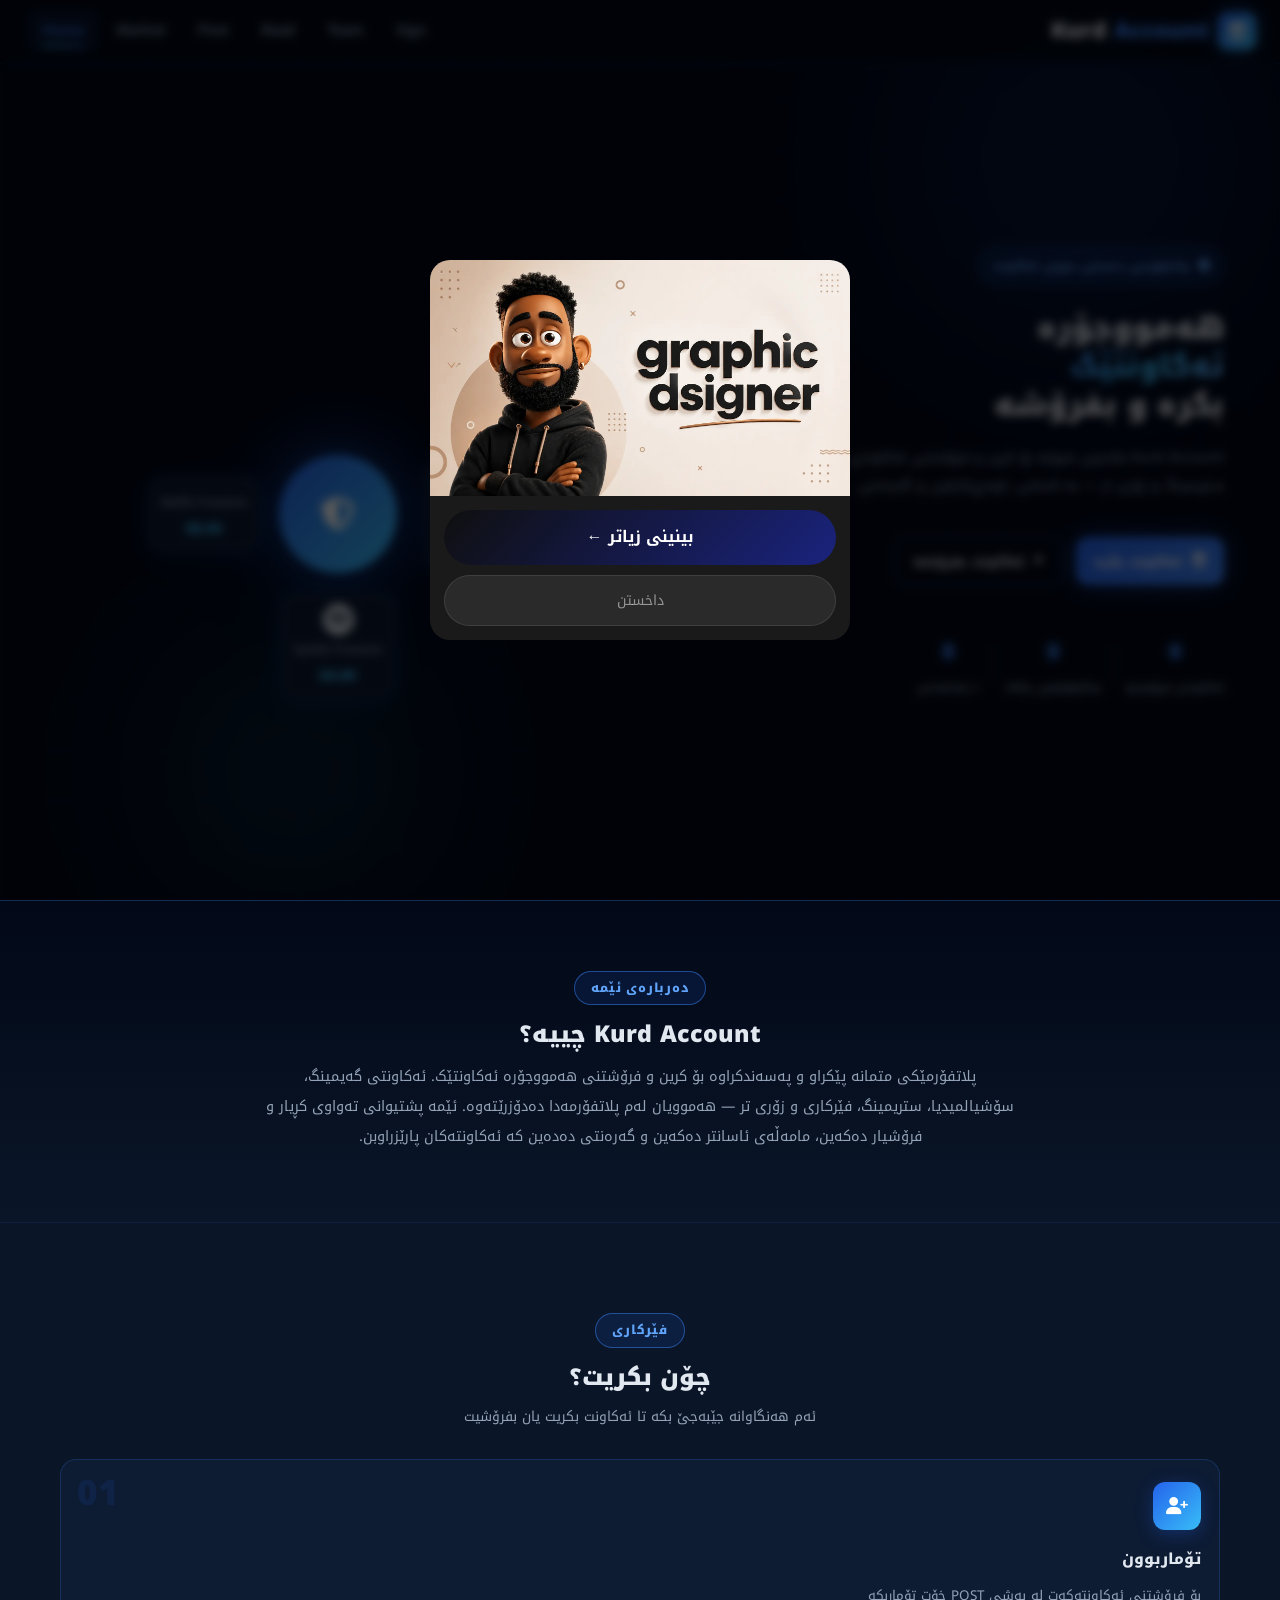
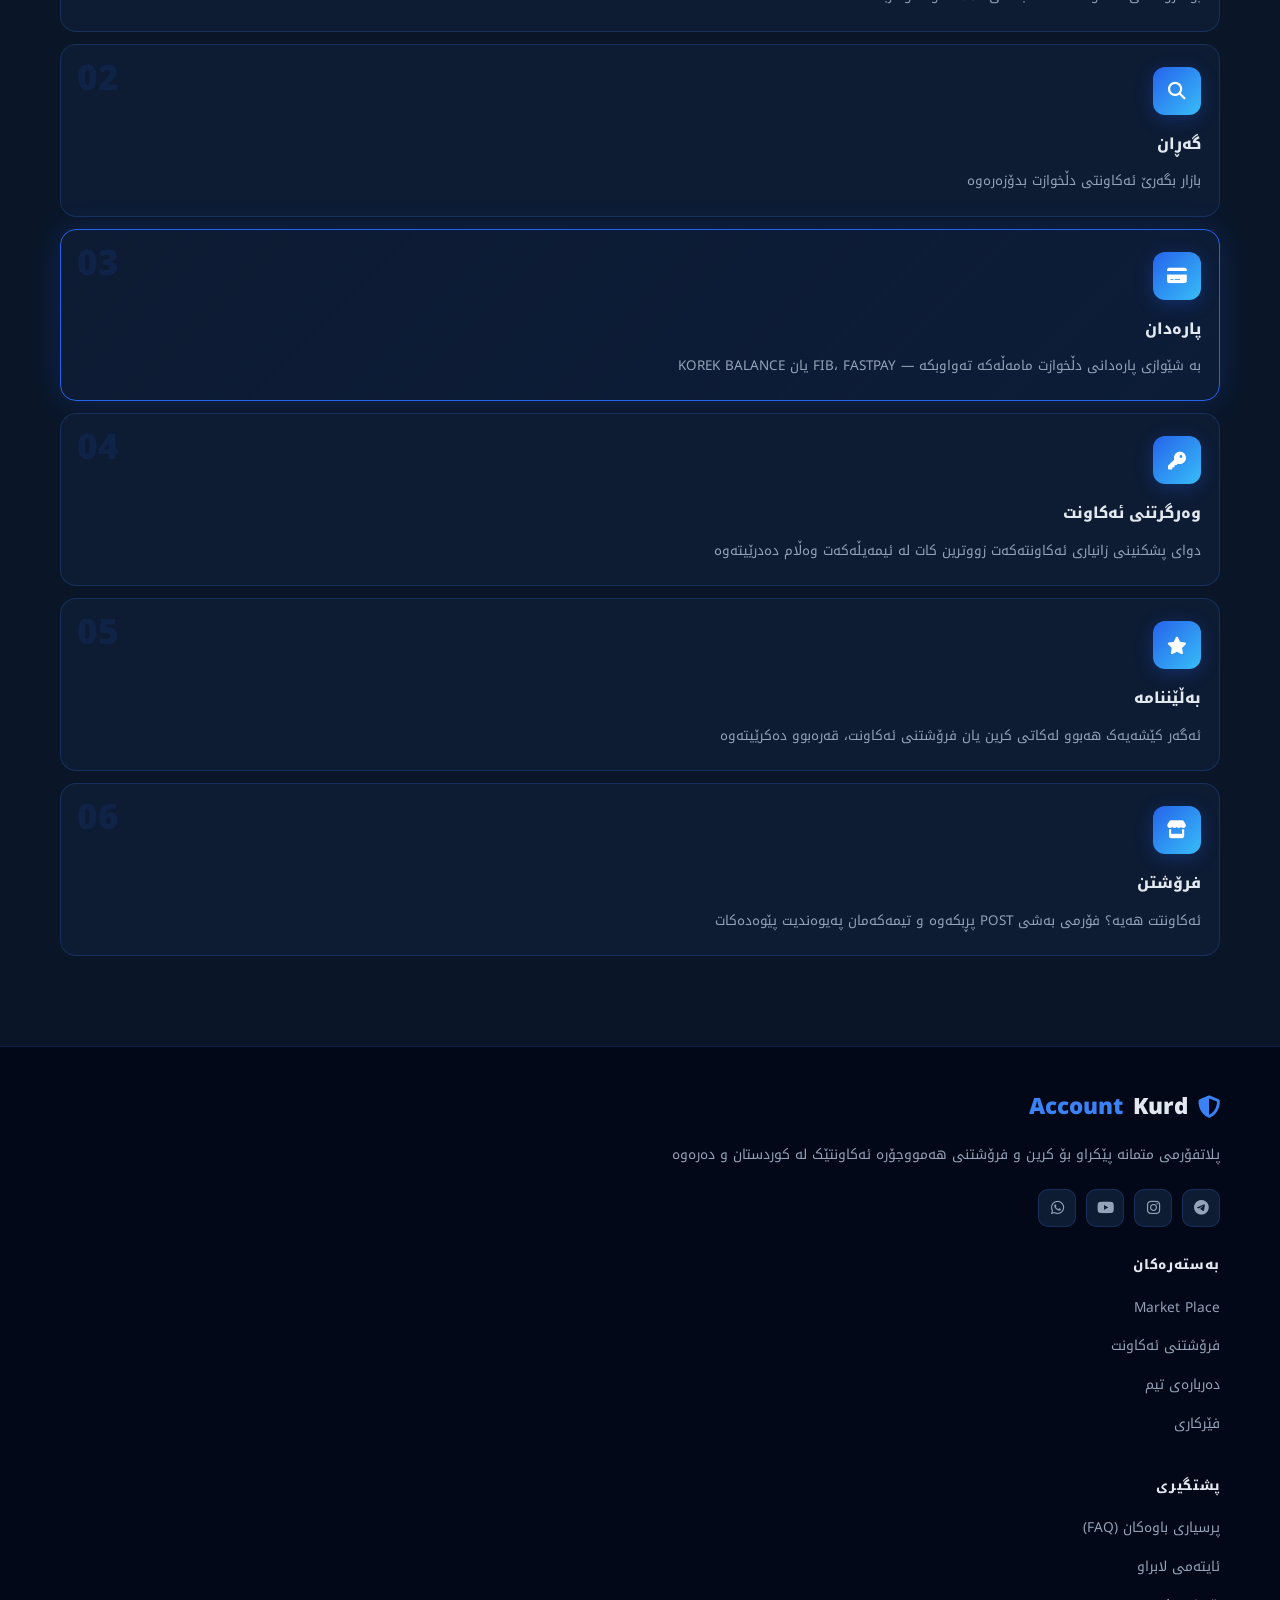
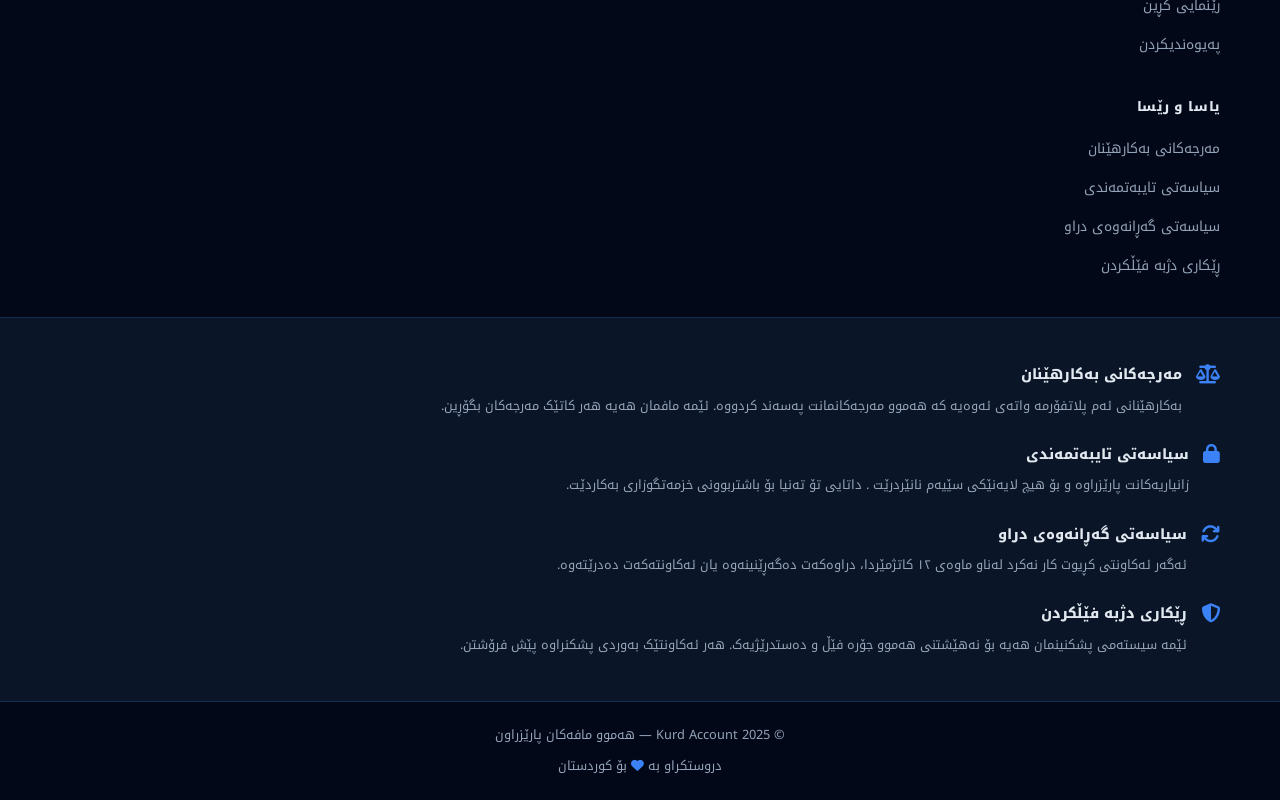
<file: index.html>
<!DOCTYPE html>
<html lang="ku" dir="rtl">
<head>
  <meta charset="UTF-8" />
  <meta name="viewport" content="width=device-width, initial-scale=1.0" />
  <title>Kurd Account</title>
  <link rel="stylesheet" href="assect/css/style.css" />
    <link rel="stylesheet" href="assect/ads/pop.css" />
  <link rel="preconnect" href="https://fonts.googleapis.com" />
  <link rel="preconnect" href="https://fonts.gstatic.com" crossorigin />
  <link href="https://fonts.googleapis.com/css2?family=Noto+Kufi+Arabic:wght@300;400;600;700;900&family=Cairo:wght@300;400;600;700;900&display=swap" rel="stylesheet" />
  <link rel="stylesheet" href="https://cdnjs.cloudflare.com/ajax/libs/font-awesome/6.5.0/css/all.min.css" />
  

  <link rel="preconnect" href="https://fonts.googleapis.com">
<link rel="preconnect" href="https://fonts.gstatic.com" crossorigin>
<link href="https://fonts.googleapis.com/css2?family=Noto+Naskh+Arabic:wght@400;600;700;900&display=swap" rel="stylesheet">

<!-- Linke Web -->
<meta property="og:title" content="Kurd Account" />
<meta property="og:description" content="باشترین پلاتفۆرم بۆ کرین و فرۆشتنی ئەکاونت" />
<meta property="og:image" content="https://devmuhamad1991.github.io/Bazari-Degital/assect/image/logo.png" />
<meta property="og:url" content="https://devmuhamad1991.github.io/Bazari-Degital/" />
<meta property="og:type" content="website" />
<link rel="icon" type="image/png" href="https://devmuhamad1991.github.io/Bazari-Degital/assect/image/logo.png" />
<link rel="apple-touch-icon" href="https://devmuhamad1991.github.io/Bazari-Degital/assect/image/logo.png" />

<!-- nav.css -->
  <link rel="stylesheet" href="assect/navbar/nav.css"/> 

</head>
<body>
  
  <!-- nav.js -->
  <div id="navbar-root"></div>
  
  <!-- ===== HERO SECTION ===== -->
<section class="hero" id="home">
    <div class="hero-bg">
      <div class="grid-lines"></div>
      <div class="glow glow-1"></div>
      <div class="glow glow-2"></div>
    </div>
    <div class="hero-content">
      <div class="hero-badge"><i class="fa-solid fa-circle-check"></i> پلاتفۆرمی دەستی دووی ئەکاونت</div>
      <h1 class="hero-title">
        هەمووجۆرە<br />
        <span class="gradient-text">ئەکاونتێک</span><br />
        بکرە و بفرۆشە
      </h1>
      <p class="hero-subtitle">
        Kurd Account باشترین شوێنە بۆ کرین و فرۆشتنی ئەکاونتی گەیمینگ، سۆشیالمیدیا، ستریمینگ و زۆری تر — بە ئاسانی، باوەڕپێکراوی و گەرەنتی.
      </p>
      <div class="hero-actions">
        <a href="marketplace.html" class="btn btn-primary"><i class="fa-solid fa-store"></i> ئەکاونت بکرە</a>
        <a href="post.html" class="btn btn-outline"><i class="fa-solid fa-plus"></i> ئەکاونت بفرۆشە</a>
      </div>
      <div class="hero-stats">
        <div class="stat"><span class="stat-num" data-target="5200">0</span><span class="stat-label">ئەکاونتی فرۆشراو</span></div>
        <div class="stat-divider"></div>
        <div class="stat"><span class="stat-num" data-target="1800">0</span><span class="stat-label">بەکارهێنەری چالاک</span></div>
        <div class="stat-divider"></div>
        <div class="stat"><span class="stat-num" data-target="99">0</span><span class="stat-label">٪ رەزامەندی</span></div>
      </div>
    </div>
    
    <div class="hero-visual">
  <div class="floating-card card-1">
    <i class="fa-brands fa-netflix fa-2x"></i>
    <span>Netflix Premium</span>
    <strong>$8.50</strong>
  </div>
  <div class="floating-card card-2">
    <i class="fa-brands fa-steam fa-2x"></i>
    <span>Steam Account</span>
    <strong>$12.00</strong>
  </div>
  <div class="central-orb">
    <i class="fa-solid fa-shield-halved"></i>
  </div>
  <div class="floating-card card-3">
    <i class="fa-brands fa-spotify fa-2x"></i>
    <span>Spotify Premium</span>
    <strong>$4.00</strong>
  </div>
</div>

    
</section>




  <!-- ===== ABOUT WEBSITE ===== -->
  <section class="about-web" id="about-web">
    <div class="container">
      <div class="section-tag">دەربارەی ئێمە</div>
      <h2 class="section-title">Kurd Account چییە؟</h2>
      <p class="about-para">
         پلاتفۆرمێکی متمانە پێکراو و پەسەندکراوە بۆ کرین و فرۆشتنی هەمووجۆرە ئەکاونتێک. ئەکاونتی گەیمینگ، سۆشیالمیدیا، ستریمینگ، فێرکاری و زۆری تر — هەموویان لەم پلاتفۆرمەدا دەدۆزرێتەوە. ئێمە پشتیوانی تەواوی کڕیار و فرۆشیار دەکەین، مامەڵەی ئاسانتر دەکەین و گەرەنتی دەدەین کە ئەکاونتەکان پارێزراوبن.
      </p>
    </div>
  </section>

  <!-- ===== TUTORIALS CARDS ===== -->
  <section class="tutorials" id="tutorials">
    <div class="container">
      <div class="section-tag">فێرکاری</div>
      <h2 class="section-title">چۆن بکریت؟</h2>
      <p class="section-desc">ئەم هەنگاوانە جێبەجێ بکە تا ئەکاونت بکریت یان بفرۆشیت</p>
      <div class="tut-grid">
        <div class="tut-card">
          <div class="tut-num">01</div>
          <div class="tut-icon"><i class="fa-solid fa-user-plus"></i></div>
          <h3>تۆماربوون</h3>
          <p>بۆ فرۆشتنی ئەکاونتەکەت لە بەشی POST خۆت تۆماربکە</p>
        </div>
        <div class="tut-card">
          <div class="tut-num">02</div>
          <div class="tut-icon"><i class="fa-solid fa-magnifying-glass"></i></div>
          <h3>گەڕان</h3>
          <p>بازار بگەرێ ئەکاونتی دڵخوازت بدۆزەرەوە</p>
        </div>
        <div class="tut-card active-card">
          <div class="tut-num">03</div>
          <div class="tut-icon"><i class="fa-solid fa-credit-card"></i></div>
          <h3>پارەدان</h3>
          <p>بە شێوازی پارەدانی دڵخوازت مامەڵەکە تەواوبکە — FIB، FASTPAY یان KOREK BALANCE</p>
        </div>
        <div class="tut-card">
          <div class="tut-num">04</div>
          <div class="tut-icon"><i class="fa-solid fa-key"></i></div>
          <h3>وەرگرتنی ئەکاونت</h3>
          <p>دوای پشکنینی زانیاری ئەکاونتەکەت زووترین کات لە ئیمەیڵەکەت وەڵام دەدرێیتەوە</p>
        </div>
        <div class="tut-card">
          <div class="tut-num">05</div>
          <div class="tut-icon"><i class="fa-solid fa-star"></i></div>
          <h3>بەڵێننامە</h3>
          <p>ئەگەر کێشەیەک هەبوو لەکاتی کرین یان فرۆشتنی ئەکاونت،  قەرەبوو دەکرێیتەوە  </p>
        </div>
        <div class="tut-card">
          <div class="tut-num">06</div>
          <div class="tut-icon"><i class="fa-solid fa-store"></i></div>
          <h3>فرۆشتن</h3>
          <p>ئەکاونتت هەیە؟ فۆرمی بەشی POST پڕبکەوە و تیمەکەمان پەیوەندیت پێوەدەکات</p>
        </div>
      </div>
    </div>
  </section>

  <!-- ===== FOOTER ===== -->
  <footer class="footer" id="contact">
    <div class="footer-top">
      <div class="container footer-grid">
        <div class="footer-brand">
          <div class="footer-logo">
            <i class="fa-solid fa-shield-halved"></i>
            Kurd<span>Account</span>
          </div>
          <p>پلاتفۆرمی متمانە پێکراو بۆ کرین و فرۆشتنی هەمووجۆرە ئەکاونتێک لە کوردستان و دەرەوە</p>
          <div class="footer-socials">
            <a href="#"><i class="fa-brands fa-telegram"></i></a>
            <a href="#"><i class="fa-brands fa-instagram"></i></a>
            <a href="#"><i class="fa-brands fa-youtube"></i></a>
            <a href="#"><i class="fa-brands fa-whatsapp"></i></a>
          </div>
        </div>
        <div class="footer-col">
          <h4>بەستەرەکان</h4>
          <ul>
            <li><a href="marketplace.html">Market Place</a></li>
            <li><a href="post.html">فرۆشتنی ئەکاونت</a></li>
            <li><a href="team.html">دەربارەی تیم</a></li>
            <li><a href="#tutorials">فێرکاری  </a></li>
          </ul>
        </div>
        <div class="footer-col">
          <h4>پشتگیری</h4>
          <ul>
            <li><a href="#">پرسیاری باوەکان (FAQ)</a></li>
            <li><a href="#">ئایتەمی لابراو</a></li>
            <li><a href="#">رێنمایی کڕین</a></li>
            <li><a href="team.html">پەیوەندیکردن</a></li>
          </ul>
        </div>
        <div class="footer-col">
          <h4>یاسا و رێسا</h4>
          <ul>
            <li><a href="#">مەرجەکانی بەکارهێنان</a></li>
            <li><a href="#">سیاسەتی تایبەتمەندی</a></li>
            <li><a href="#">سیاسەتی گەڕانەوەی دراو</a></li>
            <li><a href="#">ڕێکاری دژبە فێڵکردن</a></li>
          </ul>
        </div>
      </div>
    </div>
    <div class="footer-legal">
      <div class="container">
        <div class="legal-grid">
          <div class="legal-box">
            <i class="fa-solid fa-scale-balanced"></i>
            <div>
              <h5>مەرجەکانی بەکارهێنان</h5>
              <p>بەکارهێنانی ئەم پلاتفۆرمە واتەی ئەوەیە کە هەموو مەرجەکانمانت پەسەند کردووە. ئێمە مافمان هەیە هەر کاتێک مەرجەکان بگۆڕین.</p>
            </div>
          </div>
          <div class="legal-box">
            <i class="fa-solid fa-lock"></i>
            <div>
              <h5>سیاسەتی تایبەتمەندی</h5>
              <p>زانیاریەکانت پارێزراوە و بۆ هیچ لایەنێکی سێیەم نانێردرێت . داتایی تۆ تەنیا بۆ باشتربوونی خزمەتگوزاری بەکاردێت.</p>
            </div>
          </div>
          <div class="legal-box">
            <i class="fa-solid fa-arrows-rotate"></i>
            <div>
              <h5>سیاسەتی گەڕانەوەی دراو</h5>
              <p>ئەگەر ئەکاونتی کڕیوت کار نەکرد لەناو ماوەی ١٢ کاتژمێردا، دراوەکەت دەگەڕێنینەوە یان ئەکاونتەکەت دەدرێتەوە.</p>
            </div>
          </div>
          <div class="legal-box">
            <i class="fa-solid fa-shield-halved"></i>
            <div>
              <h5>ڕێکاری دژبە فێڵکردن</h5>
              <p>ئێمە سیستەمی پشکنینمان هەیە بۆ نەهێشتنی هەموو جۆرە فێڵ و دەستدرێژیەک. هەر ئەکاونتێک بەوردی پشکنراوە پێش فرۆشتن.</p>
            </div>
          </div>
        </div>
      </div>
    </div>
    <div class="footer-bottom">
      <div class="container">
        <p>© 2025 Kurd Account — هەموو مافەکان پارێزراون</p>
        <p>دروستکراو بە <i class="fa-solid fa-heart" style="color:#3b82f6"></i> بۆ کوردستان</p>
      </div>
    </div>
  </footer>

<script>
(function(){
  // ── زیادکردنی ریکلامەکانت ئێرە ──
  var ads = [
    {
      img: 'https://devmuhamad1991.github.io/Bazari-Degital/assect/image/fivemx.webp',
      title: 'باوەڕپێکراوترین سایتی گرەو<br>لە کوردستان <span style="color:#f9ca24">AryanBet</span>',
      checks: ['✅ 100% کاشباکی وەرشی','✅ تا وەکو 20% کاشباکی هەفتانە','✅ تا وەکو 30% پۆینتی زیادە'],
      link: 'https://example.com'
    },
    {
      img: 'https://devmuhamad1991.github.io/Bazari-Degital/assect/image/dsign.webp',
      title: 'باشترین شوێن بۆ کرین و فرۆشتن<br><span style="color:#f9ca24">Kurd Account</span>',
      checks: ['✅ گەرەنتی تەواو','✅ پارەگەڕانەوە لە ١٢ کاتژمێردا','✅ زیاتر لە ٥٠٠٠ ئەکاونت'],
      link: 'https://devmuhamad1991.github.io/Image/'
    },
    {
      img: 'https://devmuhamad1991.github.io/Bazari-Degital/assect/image/reklam.webp',
      title: 'ئەکاونتی پریمیەم بکرە<br><span style="color:#f9ca24">بە نرخی گونجاو</span>',
      checks: ['✅ Netflix، Spotify، Steam','✅ گەرەنتی ١٠٠%','✅ گەیاندنی فەوری'],
      link: 'https://example.com'
    }
  ];

  // random یەکێک هەڵبژێرە
  var ad = ads[Math.floor(Math.random() * ads.length)];

  var o = document.createElement('div');
  o.style.cssText = 'position:fixed;inset:0;background:rgba(0,0,0,.65);backdrop-filter:blur(5px);z-index:99999;display:flex;align-items:center;justify-content:center;padding:16px';

  var c = document.createElement('div');
  c.style.cssText = 'background:#1a1a1a;border-radius:20px;overflow:hidden;width:100%;max-width:420px;direction:rtl;font-family:Noto Kufi Arabic,Cairo,sans-serif';

  var a = document.createElement('a');
  a.href = ad.link;
  a.target = '_blank';
  a.style.cssText = 'display:block;position:relative;cursor:pointer';

  var img = document.createElement('img');
  img.src = ad.img;
  img.style.cssText = 'width:100%;display:block;aspect-ratio:16/9;object-fit:cover';



  a.appendChild(img);


  var btns = document.createElement('div');
  btns.style.cssText = 'display:flex;flex-direction:column;gap:10px;padding:14px';

  var btnGo = document.createElement('a');
  btnGo.href = ad.link;
  btnGo.target = '_blank';
  btnGo.textContent = 'بینینی زیاتر ←';
  btnGo.style.cssText = 'display:block;text-align:center;background:linear-gradient(135deg,#0f0f0f,#1a237e);color:#fff;font-family:inherit;font-size:16px;font-weight:700;border-radius:50px;padding:13px;text-decoration:none';



  var btnX = document.createElement('button');
  btnX.textContent = 'داخستن';
  btnX.style.cssText = 'background:rgba(255,255,255,.07);color:rgba(255,255,255,.5);font-family:inherit;font-size:14px;border:1px solid rgba(255,255,255,.1);border-radius:50px;padding:11px;cursor:pointer;width:100%';
  btnX.onclick = function(){ o.remove(); };

  btns.appendChild(btnGo);
  btns.appendChild(btnX);
  c.appendChild(a);
  c.appendChild(btns);
  o.appendChild(c);
  o.addEventListener('click', function(e){ if(e.target===o) o.remove(); });
  document.body.appendChild(o);
})();
</script>

<!-- بیکە بەمجۆرە — nav.js یەکەم -->
<script src="assect/navbar/nav.js"></script>
<script type="module" src="assect/java/script.js"></script>

</body>
</html>
</file>
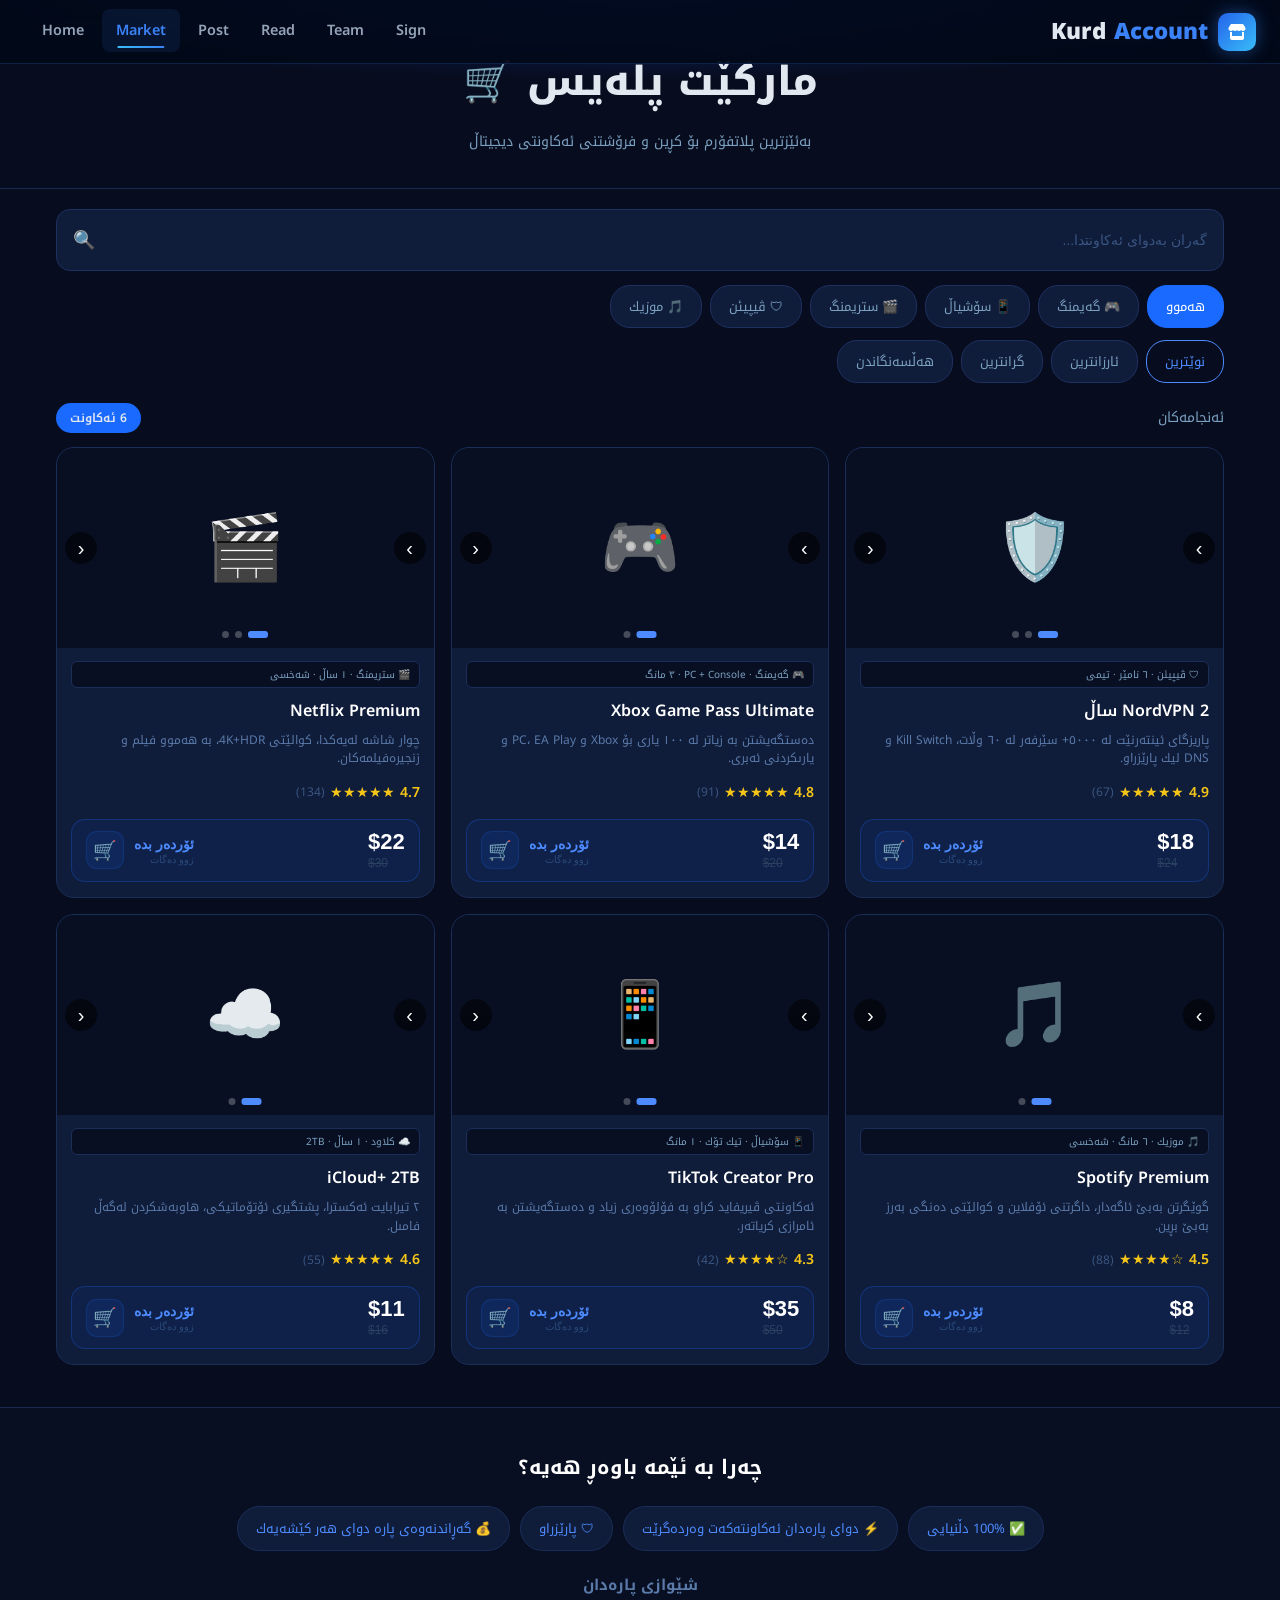
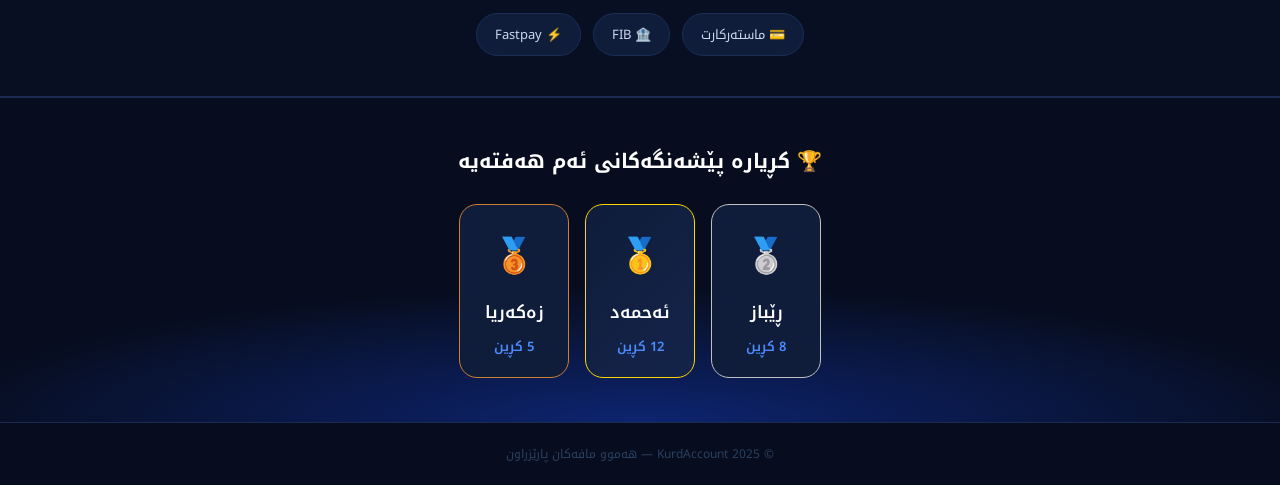
<file: market.html>
<!DOCTYPE html>
<html lang="ckb" dir="rtl">
<head>
  <meta charset="UTF-8">
  <meta name="viewport" content="width=device-width, initial-scale=1.0">
  <title>KurdAccount - ماركێت پلەيس</title>
  
   <link rel="preconnect" href="https://fonts.googleapis.com" />
  <link rel="preconnect" href="https://fonts.gstatic.com" crossorigin />
  <link href="https://fonts.googleapis.com/css2?family=Noto+Kufi+Arabic:wght@300;400;600;700;900&family=Cairo:wght@300;400;600;700;900&family=Noto+Naskh+Arabic:wght@400;600;700;900&display=swap" rel="stylesheet" />
  <link rel="stylesheet" href="https://cdnjs.cloudflare.com/ajax/libs/font-awesome/6.5.0/css/all.min.css" />

  <link rel="stylesheet" href="assect/css/market.css">

  <!-- Linke Web -->
<meta property="og:title" content="Kurd Account" />
<meta property="og:description" content="باشترین پلاتفۆرم بۆ کرین و فرۆشتنی ئەکاونت" />
<meta property="og:image" content="https://devmuhamad1991.github.io/Bazari-Degital/assect/image/logo.png" />
<meta property="og:url" content="https://devmuhamad1991.github.io/Bazari-Degital/" />
<meta property="og:type" content="website" />
<link rel="icon" type="image/png" href="https://devmuhamad1991.github.io/Bazari-Degital/assect/image/logo.png" />
<link rel="apple-touch-icon" href="https://devmuhamad1991.github.io/Bazari-Degital/assect/image/logo.png" />
<!-- nav.css -->
  <link rel="stylesheet" href="assect/navbar/nav.css"/>
</head>
<body>

  <!-- nav.js -->
  <div id="navbar-root"></div>

  <!-- HERO -->
  <div class="hero">
    <div class="hero-title">ماركێت پلەيس 🛒</div>
    <div class="hero-sub">بەئێزترين پلاتفۆرم بۆ كڕين و فرۆشتنى ئەكاونتى ديجيتاڵ</div>
  </div>

  <div class="container">

    <!-- SEARCH -->
    <div class="search-wrap">
      <div class="search-box">
        <span class="search-icon">🔍</span>
        <input type="text" placeholder="گەران بەدواى ئەكاونتدا...">
      </div>
    </div>

    <!-- CATEGORY CHIPS -->
    <div class="chips-scroll">
      <div class="chips" id="cat-chips">
        <div class="chip active-blue">هەموو</div>
        <div class="chip">🎮 گەيمنگ</div>
        <div class="chip">📱 سۆشياڵ</div>
        <div class="chip">🎬 ستريمنگ</div>
        <div class="chip">🛡 ڤيپيئن</div>
        <div class="chip">🎵 موزيك</div>
      </div>
    </div>

    <!-- SORT CHIPS -->
    <div class="chips-scroll" style="padding-bottom:14px">
      <div class="chips" id="sort-chips">
        <div class="chip active-green">نوێترين</div>
        <div class="chip">ئارزانترين</div>
        <div class="chip">گرانترين</div>
        <div class="chip">هەڵسەنگاندن</div>
      </div>
    </div>

    <!-- RESULTS ROW -->
    <div class="results-row">
      <div class="results-lbl">ئەنجامەكان</div>
      <div class="results-badge">6 ئەكاونت</div>
    </div>

    <!-- CARDS -->
    <div class="cards">

      <!-- NordVPN -->
      <div class="card" data-product="NordVPN 2 ساڵ" data-price="18">
        <div class="img-wrap" id="c1-wrap">
          <div class="slides" id="c1-slides">
            <div class="slide bg0">🛡️</div>
            <div class="slide bg1">🌍</div>
            <div class="slide bg2">🔐</div>
          </div>
          <button class="arr arr-l" data-c="c1" data-dir="-1">&#8249;</button>
          <button class="arr arr-r" data-c="c1" data-dir="1">&#8250;</button>
          <div class="dot-strip" id="c1-dots">
            <div class="dot on" data-c="c1" data-i="0"></div>
            <div class="dot"    data-c="c1" data-i="1"></div>
            <div class="dot"    data-c="c1" data-i="2"></div>
          </div>
        </div>
        <div class="card-body">
          <span class="card-tag">🛡 ڤيپيئن · ٦ نامێر · تيمى</span>
          <div class="card-title">NordVPN 2 ساڵ</div>
          <div class="card-desc">پاريزگاى ئينتەرنێت لە ٥٠٠٠+ سێرفەر لە ٦٠ وڵات، Kill Switch و DNS لیك پارێزراو.</div>
          <div class="stars">
            <span class="r-cnt">(67)</span>
            <span class="star-ico">★★★★★</span>
            <span class="r-num">4.9</span>
          </div>
          <button class="buy-btn">
            <div class="price-side"><span class="p-now">$18</span><span class="p-old">$24</span></div>
            <div class="btn-right">
              <div class="btn-label"><span class="btn-title">ئۆردەر بدە</span><span class="btn-sub">زوو دەگات</span></div>
              <div class="btn-icon">🛒</div>
            </div>
          </button>
        </div>
      </div>

      <!-- Xbox Game Pass -->
      <div class="card" data-product="Xbox Game Pass Ultimate" data-price="14">
        <div class="img-wrap" id="c2-wrap">
          <div class="slides" id="c2-slides">
            <div class="slide bg0">🎮</div>
            <div class="slide bg1">🕹️</div>
          </div>
          <button class="arr arr-l" data-c="c2" data-dir="-1">&#8249;</button>
          <button class="arr arr-r" data-c="c2" data-dir="1">&#8250;</button>
          <div class="dot-strip" id="c2-dots">
            <div class="dot on" data-c="c2" data-i="0"></div>
            <div class="dot"    data-c="c2" data-i="1"></div>
          </div>
        </div>
        <div class="card-body">
          <span class="card-tag">🎮 گەيمنگ · PC + Console · ٣ مانگ</span>
          <div class="card-title">Xbox Game Pass Ultimate</div>
          <div class="card-desc">دەستگەيشتن بە زياتر لە ١٠٠ يارى بۆ Xbox و PC، EA Play و يارىكردنى ئەبرى.</div>
          <div class="stars">
            <span class="r-cnt">(91)</span>
            <span class="star-ico">★★★★★</span>
            <span class="r-num">4.8</span>
          </div>
          <button class="buy-btn">
            <div class="price-side"><span class="p-now">$14</span><span class="p-old">$20</span></div>
            <div class="btn-right">
              <div class="btn-label"><span class="btn-title">ئۆردەر بدە</span><span class="btn-sub">زوو دەگات</span></div>
              <div class="btn-icon">🛒</div>
            </div>
          </button>
        </div>
      </div>

      <!-- Netflix -->
      <div class="card" data-product="Netflix Premium" data-price="22">
        <div class="img-wrap" id="c3-wrap">
          <div class="slides" id="c3-slides">
            <div class="slide bg0">🎬</div>
            <div class="slide bg1">📺</div>
            <div class="slide bg2">🍿</div>
          </div>
          <button class="arr arr-l" data-c="c3" data-dir="-1">&#8249;</button>
          <button class="arr arr-r" data-c="c3" data-dir="1">&#8250;</button>
          <div class="dot-strip" id="c3-dots">
            <div class="dot on" data-c="c3" data-i="0"></div>
            <div class="dot"    data-c="c3" data-i="1"></div>
            <div class="dot"    data-c="c3" data-i="2"></div>
          </div>
        </div>
        <div class="card-body">
          <span class="card-tag">🎬 ستريمنگ · ١ ساڵ · شەخسى</span>
          <div class="card-title">Netflix Premium</div>
          <div class="card-desc">چوار شاشە لەيەكدا، كوالێتى 4K+HDR، بە هەموو فيلم و زنجيرەفيلمەكان.</div>
          <div class="stars">
            <span class="r-cnt">(134)</span>
            <span class="star-ico">★★★★★</span>
            <span class="r-num">4.7</span>
          </div>
          <button class="buy-btn">
            <div class="price-side"><span class="p-now">$22</span><span class="p-old">$30</span></div>
            <div class="btn-right">
              <div class="btn-label"><span class="btn-title">ئۆردەر بدە</span><span class="btn-sub">زوو دەگات</span></div>
              <div class="btn-icon">🛒</div>
            </div>
          </button>
        </div>
      </div>

      <!-- Spotify -->
      <div class="card" data-product="Spotify Premium" data-price="8">
        <div class="img-wrap" id="c4-wrap">
          <div class="slides" id="c4-slides">
            <div class="slide bg0">🎵</div>
            <div class="slide bg1">🎧</div>
          </div>
          <button class="arr arr-l" data-c="c4" data-dir="-1">&#8249;</button>
          <button class="arr arr-r" data-c="c4" data-dir="1">&#8250;</button>
          <div class="dot-strip" id="c4-dots">
            <div class="dot on" data-c="c4" data-i="0"></div>
            <div class="dot"    data-c="c4" data-i="1"></div>
          </div>
        </div>
        <div class="card-body">
          <span class="card-tag">🎵 موزيك · ٦ مانگ · شەخسى</span>
          <div class="card-title">Spotify Premium</div>
          <div class="card-desc">گوێگرتن بەبێ ئاگەدار، داگرتنى ئۆفلاين و كوالێتى دەنگى بەرز بەبێ بڕين.</div>
          <div class="stars">
            <span class="r-cnt">(88)</span>
            <span class="star-ico">★★★★☆</span>
            <span class="r-num">4.5</span>
          </div>
          <button class="buy-btn">
            <div class="price-side"><span class="p-now">$8</span><span class="p-old">$12</span></div>
            <div class="btn-right">
              <div class="btn-label"><span class="btn-title">ئۆردەر بدە</span><span class="btn-sub">زوو دەگات</span></div>
              <div class="btn-icon">🛒</div>
            </div>
          </button>
        </div>
      </div>

      <!-- TikTok -->
      <div class="card" data-product="TikTok Creator Pro" data-price="35">
        <div class="img-wrap" id="c5-wrap">
          <div class="slides" id="c5-slides">
            <div class="slide bg0">📱</div>
            <div class="slide bg1">💬</div>
          </div>
          <button class="arr arr-l" data-c="c5" data-dir="-1">&#8249;</button>
          <button class="arr arr-r" data-c="c5" data-dir="1">&#8250;</button>
          <div class="dot-strip" id="c5-dots">
            <div class="dot on" data-c="c5" data-i="0"></div>
            <div class="dot"    data-c="c5" data-i="1"></div>
          </div>
        </div>
        <div class="card-body">
          <span class="card-tag">📱 سۆشياڵ · تيك تۆك · ١ مانگ</span>
          <div class="card-title">TikTok Creator Pro</div>
          <div class="card-desc">ئەكاونتى ڤيريفايد كراو بە فۆلۆوەرى زياد و دەستگەيشتن بە ئامرازى كرياتەر.</div>
          <div class="stars">
            <span class="r-cnt">(42)</span>
            <span class="star-ico">★★★★☆</span>
            <span class="r-num">4.3</span>
          </div>
          <button class="buy-btn">
            <div class="price-side"><span class="p-now">$35</span><span class="p-old">$50</span></div>
            <div class="btn-right">
              <div class="btn-label"><span class="btn-title">ئۆردەر بدە</span><span class="btn-sub">زوو دەگات</span></div>
              <div class="btn-icon">🛒</div>
            </div>
          </button>
        </div>
      </div>

      <!-- iCloud -->
      <div class="card" data-product="iCloud+ 2TB" data-price="11">
        <div class="img-wrap" id="c6-wrap">
          <div class="slides" id="c6-slides">
            <div class="slide bg0">☁️</div>
            <div class="slide bg1">💾</div>
          </div>
          <button class="arr arr-l" data-c="c6" data-dir="-1">&#8249;</button>
          <button class="arr arr-r" data-c="c6" data-dir="1">&#8250;</button>
          <div class="dot-strip" id="c6-dots">
            <div class="dot on" data-c="c6" data-i="0"></div>
            <div class="dot"    data-c="c6" data-i="1"></div>
          </div>
        </div>
        <div class="card-body">
          <span class="card-tag">☁️ كلاود · ١ ساڵ · 2TB</span>
          <div class="card-title">iCloud+ 2TB</div>
          <div class="card-desc">٢ تيرابايت ئەكسترا، پشتگيرى ئۆتۆماتيكى، هاوبەشكردن لەگەڵ فامىل.</div>
          <div class="stars">
            <span class="r-cnt">(55)</span>
            <span class="star-ico">★★★★★</span>
            <span class="r-num">4.6</span>
          </div>
          <button class="buy-btn">
            <div class="price-side"><span class="p-now">$11</span><span class="p-old">$16</span></div>
            <div class="btn-right">
              <div class="btn-label"><span class="btn-title">ئۆردەر بدە</span><span class="btn-sub">زوو دەگات</span></div>
              <div class="btn-icon">🛒</div>
            </div>
          </button>
        </div>
      </div>

    </div><!-- /.cards -->
  </div><!-- /.container -->

  <!-- TRUST SECTION -->
  <div class="trust-section">
    <h2 class="section-title">چەرا بە ئێمە باوەڕ هەيە؟</h2>
    <div class="trust-badges">
      <div class="badge">✅ 100% دڵنيايى</div>
      <div class="badge">⚡ دوای پارەدان ئەكاونتەكەت وەردەگرێت</div>
      <div class="badge">🛡 پارێزراو</div>
      <div class="badge">💰 گەڕاندنەوەى پارە دوای هەر كێشەيەك</div>
    </div>
    <h3 class="subsection-title">شێوازى پارەدان</h3>
    <div class="payment-methods">
      <span>💳 ماستەركارت</span>
      <span>🏦 FIB</span>
      <span>⚡ Fastpay</span>
    </div>
  </div>

  <!-- LEADERBOARD -->
  <div class="leaderboard-section">
    <h2 class="section-title">🏆 كڕيارە پێشەنگەكانى ئەم هەفتەيە</h2>
    <div class="leaderboard">
      <div class="leader-item silver">
        <div class="rank">🥈</div>
        <div class="name">ڕێباز</div>
        <div class="count">8 كڕين</div>
      </div>
      <div class="leader-item gold">
        <div class="rank">🥇</div>
        <div class="name">ئەحمەد</div>
        <div class="count">12 كڕين</div>
      </div>
      <div class="leader-item bronze">
        <div class="rank">🥉</div>
        <div class="name">زەكەريا</div>
        <div class="count">5 كڕين</div>
      </div>
    </div>
  </div>

  <!-- MODAL -->
  <div id="imageModal" class="modal">
    <div class="modal-content">
      <button class="modal-close" id="closeModal">✕</button>
      <div class="modal-img">
        <div class="modal-slides" id="modalSlides"></div>
        <button class="modal-arr modal-arr-l" id="modalPrev">&#8249;</button>
        <button class="modal-arr modal-arr-r" id="modalNext">&#8250;</button>
      </div>
      <div class="modal-dots" id="modalDots"></div>
    </div>
  </div>

  <!-- COPYRIGHT -->
  <div class="copyright">© 2025 KurdAccount — هەموو مافەكان پارێزراون</div>

  <script src="assect/java/market.js"></script>
<!-- nav.js -->
  <script src="assect/navbar/nav.js"></script>
</body>
</html>
</file>
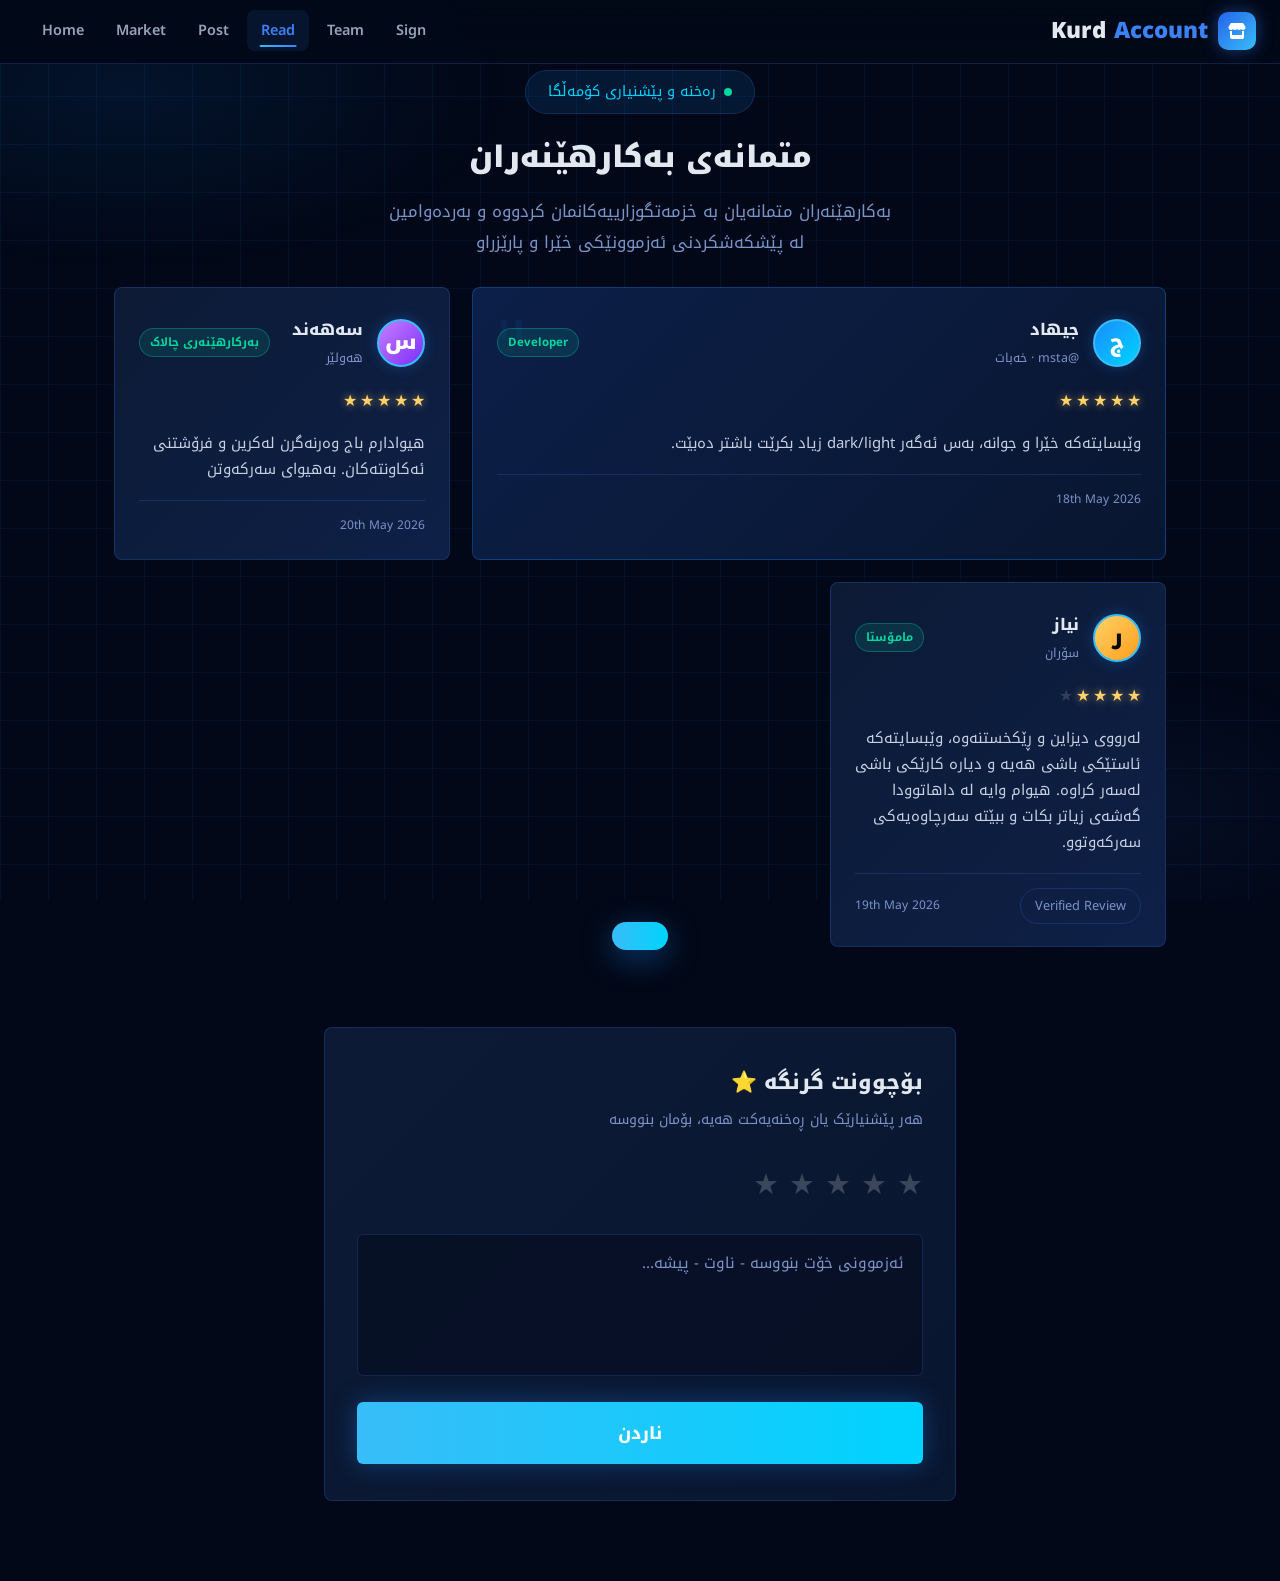
<file: read.html>
<!DOCTYPE html>
<html lang="ku" dir="rtl">
<head>
  <meta charset="UTF-8" />
  <meta name="viewport" content="width=device-width, initial-scale=1.0"/>
  <title>رێتینگ - Kurd Account</title>
  <link href="https://fonts.googleapis.com/css2?family=Tajawal:wght@300;400;500;700;800;900&display=swap" rel="stylesheet"/>
  <link rel="stylesheet" href="assect/css/read.css"/>
   
  <link rel="stylesheet" href="https://cdnjs.cloudflare.com/ajax/libs/font-awesome/6.5.0/css/all.min.css" />
    <link rel="stylesheet" href="assect/css/style.css" />
  <link rel="preconnect" href="https://fonts.googleapis.com" />
<link rel="preconnect" href="https://fonts.gstatic.com" crossorigin />
<link href="https://fonts.googleapis.com/css2?family=Noto+Kufi+Arabic:wght@300;400;600;700;900&family=Cairo:wght@300;400;600;700;900&display=swap" rel="stylesheet" />
<link href="https://fonts.googleapis.com/css2?family=Noto+Naskh+Arabic:wght@400;600;700;900&display=swap" rel="stylesheet">

<!-- Linke Web -->
<meta property="og:title" content="Kurd Account" />
<meta property="og:description" content="باشترین پلاتفۆرم بۆ کرین و فرۆشتنی ئەکاونت" />
<meta property="og:image" content="https://devmuhamad1991.github.io/Bazari-Degital/assect/image/logo.png" />
<meta property="og:url" content="https://devmuhamad1991.github.io/Bazari-Degital/" />
<meta property="og:type" content="website" />
<link rel="icon" type="image/png" href="https://devmuhamad1991.github.io/Bazari-Degital/assect/image/logo.png" />
<link rel="apple-touch-icon" href="https://devmuhamad1991.github.io/Bazari-Degital/assect/image/logo.png" />
  <!-- nav.css -->
  <link rel="stylesheet" href="assect/navbar/nav.css"/>
  
</head>
<body>
  
  <!-- nav.js -->
  <div id="navbar-root"></div>

<!-- HERO -->
<section class="rating-hero">
  <div class="badge-pill"><span class="dot"></span>رەخنە و پێشنیاری کۆمەڵگا</div>
  <h1 class="hero-title">متمانەی بەکارهێنەران</h1>
  <p class="hero-sub"> بەکارهێنەران متمانەیان بە خزمەتگوزارییەکانمان کردووە و بەردەوامین لە پێشکەشکردنی ئەزموونێکی خێرا و پارێزراو</p>
</section>


<!-- CARDS GRID -->
<div class="reviews-grid" id="cardsGrid">

  <div class="review-card featured" data-cat="gaming social">
    <div class="quote-icon">"</div>
    <div class="card-top">
      <div class="avatar" style="background:linear-gradient(135deg,#1a8cff,#00d4ff);color:#fff">ج</div>
      <div class="card-meta">
        <div class="card-name">جیهاد </div>
        <div class="card-handle">@msta · خەبات</div>
      </div>
      <span class="verified-badge">Developer</span>
    </div>
    <div class="stars">
      <span class="star full">★</span><span class="star full">★</span><span class="star full">★</span><span class="star full">★</span><span class="star full">★</span>
    </div>
    <p class="review-text">
    وێبسایتەکە خێرا و جوانە، بەس ئەگەر dark/light زیاد بکرێت باشتر دەبێت.
    </p>
    <div class="card-footer">
      <span class="card-date">18th May 2026</span>
    </div>
  </div>

  <div class="review-card" data-cat="social">
    <div class="card-top">
      <div class="avatar" style="background:linear-gradient(135deg,#c77dff,#7b2ff7);color:#fff">س</div>
      <div class="card-meta">
        <div class="card-name"> سەهەند</div>
        <div class="card-handle"> هەولێر</div>
      </div>
      <span class="verified-badge">بەرکارهێنەری چالاک</span>
    </div>
    <div class="stars">
      <span class="star full">★</span><span class="star full">★</span><span class="star full">★</span><span class="star full">★</span><span class="star full">★</span>
    </div>
    <p class="review-text">
هیوادارم باج وەرنەگرن لەکرین و فرۆشتنی ئەکاونتەکان. بەهیوای سەرکەوتن
    </p>
    <div class="card-footer">
      <span class="card-date">20th May 2026</span>
    </div>
  </div>

  <div class="review-card" data-cat="stream">
    <div class="card-top">
      <div class="avatar" style="background:linear-gradient(135deg,#ffd166,#ff9f1c);color:#06060f">ر</div>
      <div class="card-meta">
        <div class="card-name"> نیاز</div>
        <div class="card-handle">سۆران </div>
      </div>
      <span class="verified-badge">مامۆستا</span>
    </div>
    <div class="stars">
      <span class="star full">★</span><span class="star full">★</span><span class="star full">★</span><span class="star full">★</span><span class="star empty">★</span>
    </div>
    <p class="review-text">
    لەرووی دیزاین و ڕێکخستنەوە، وێبسایتەکە ئاستێکی باشی هەیە و دیارە کارێکی باشی لەسەر کراوە. هیوام وایە لە داهاتوودا گەشەی زیاتر بکات و ببێتە سەرچاوەیەکی سەرکەوتوو.
    </p>
    <div class="card-footer">
      <button class="helpful-btn" onclick="likeCard(this)">Verified Review</button>
      <span class="card-date">19th May 2026</span>
    </div>
  </div>
  </div>

<!-- WRITE REVIEW -->
<div class="write-review">
  <div class="write-card">
    <h2 class="write-title">  بۆچوونت گرنگە ⭐</h2>
    <p class="write-sub">    هەر پێشنیارێک یان ڕەخنەیەکت هەیە، بۆمان بنووسە </p>
    <div class="star-selector" id="starSel">
      <span onclick="setStars(1)">★</span>
      <span onclick="setStars(2)">★</span>
      <span onclick="setStars(3)">★</span>
      <span onclick="setStars(4)">★</span>
      <span onclick="setStars(5)">★</span>
    </div>
    <textarea class="write-input" rows="4" placeholder="ئەزموونی خۆت بنووسە - ناوت - پیشە..."></textarea>
    <button class="submit-btn" onclick="submitReview()">ناردن </button>
  </div>
</div>

<!-- TOAST -->
<div class="toast" id="toast"></div>

<script src="assect/java/read.js"></script>
<!-- nav.js -->
  <script src="assect/navbar/nav.js"></script>

</body>
</html>
</file>
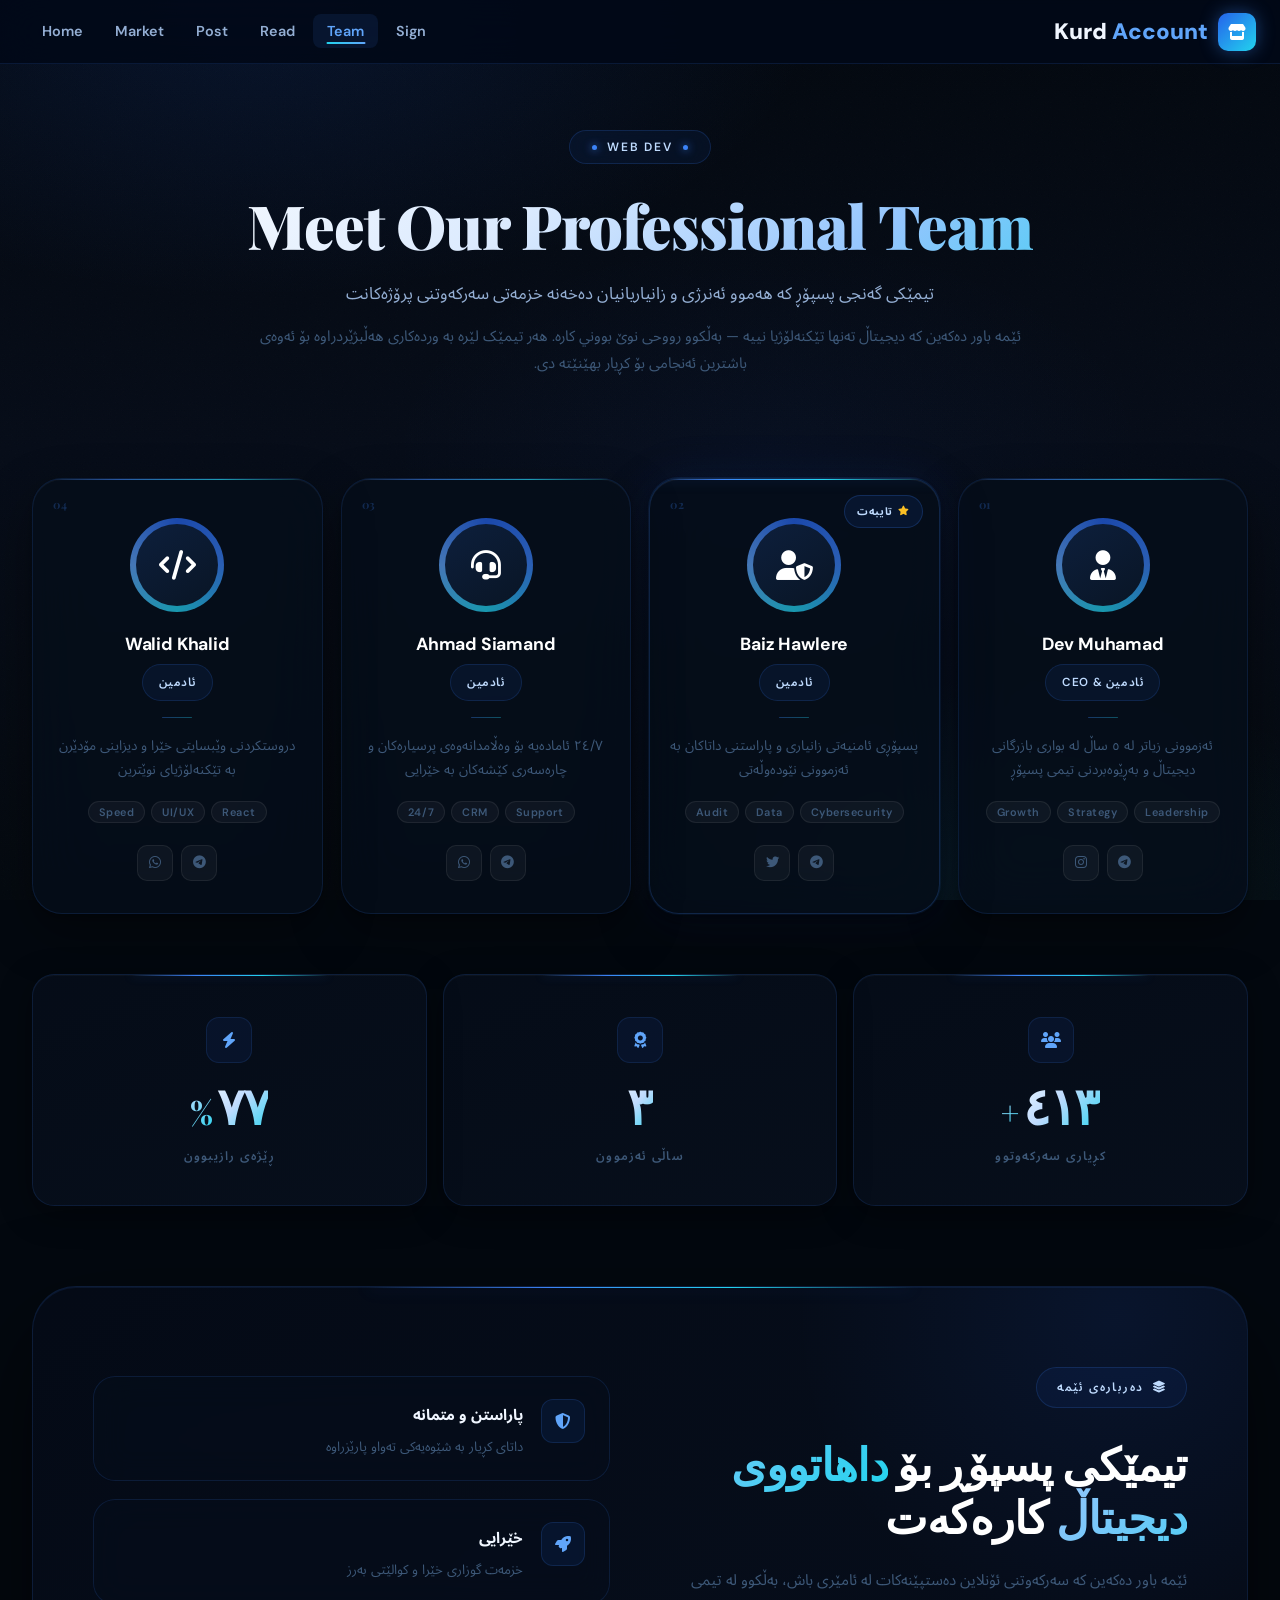
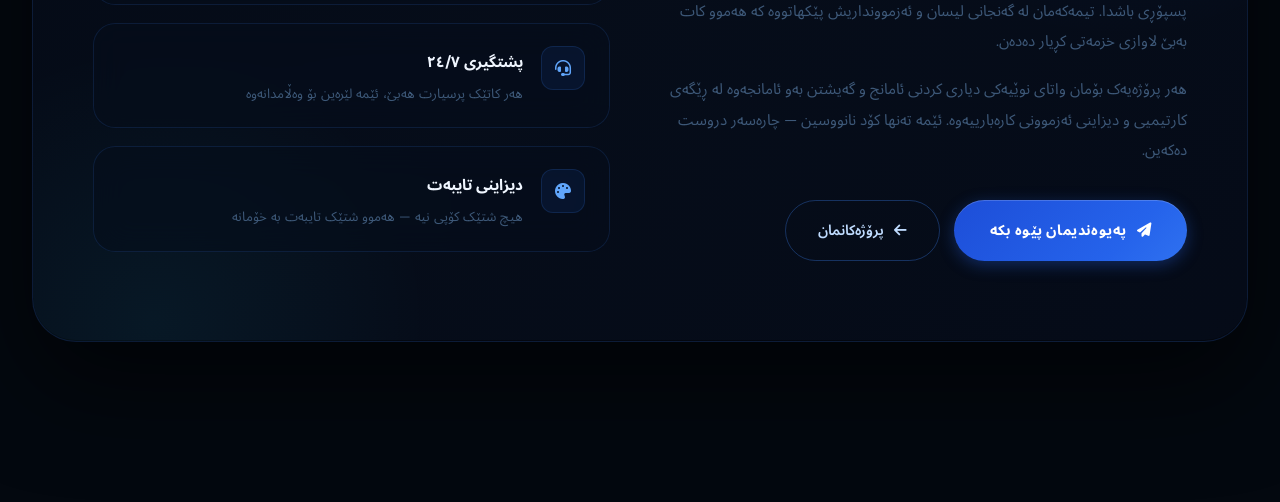
<file: team.html>
<!DOCTYPE html>
<html lang="ku">
<head>
  <meta charset="utf-8">
  <meta name="viewport" content="width=device-width, initial-scale=1">
  <title>Team Section — KurdAccount</title>
  
  <!-- =============================================
       [1] ── GOOGLE FONTS & EXTERNAL LIBRARIES ──
       ============================================= -->
  <link rel="preconnect" href="https://fonts.googleapis.com"/>
  <link rel="preconnect" href="https://fonts.gstatic.com" crossorigin/>
  <link href="https://fonts.googleapis.com/css2?family=DM+Sans:ital,opsz,wght@0,9..40,300;0,9..40,400;0,9..40,500;0,9..40,600;0,9..40,700;0,9..40,800;1,9..40,300&family=Playfair+Display:wght@700;800;900&family=Noto+Sans+Arabic:wght@400;500;600;700;800&display=swap" rel="stylesheet"/>
  <link rel="stylesheet" href="https://cdnjs.cloudflare.com/ajax/libs/font-awesome/6.5.1/css/all.min.css" crossorigin="anonymous"/>
  
  <!-- =============================================
       [2] ── MAIN TEAM PAGE CSS ──
       ============================================= -->
  <link rel="stylesheet" href="assect/css/team.css"/>
  
  <!-- =============================================
       [3] ── NAVBAR CSS (LOADED FROM EXTERNAL FILE) ──
       ============================================= -->
  <link rel="stylesheet" href="assect/navbar/nav.css"/>
</head>
<body>

  <!-- =============================================
       [4] ── NAVBAR PLACEHOLDER (CONTENT LOADED BY nav.js) ──
       ============================================= -->
  <div id="navbar-root"></div>

  <!-- =============================================
       [5] ── TEAM SECTION (MAIN CONTENT) ──
       ============================================= -->
  <section class="team-section" id="team">
    <div class="container">

      <div class="hero-eyebrow" data-aos="fade-down">
        <span class="eyebrow-dot"></span>
        <span>Web Dev</span>
        <span class="eyebrow-dot"></span>
      </div>

      <h2 class="section-title" data-aos="fade-down" data-aos-delay="80">
        Meet Our Professional Team
      </h2>

      <p class="section-subtitle" data-aos="fade-down" data-aos-delay="140">
        تیمێکی گەنجی پسپۆڕ کە هەموو ئەنرژی و زانیاریانیان دەخەنە خزمەتی سەرکەوتنی پرۆژەکانت
      </p>

      <div class="section-desc" data-aos="fade-down" data-aos-delay="180">
        ئێمە باور دەکەین کە دیجیتاڵ تەنها تێکنەلۆژیا نییە — بەڵکوو رووحی نوێ بووني کارە.
        هەر تیمێک لێرە بە وردەکاری هەڵبژێردراوە بۆ ئەوەی باشترین ئەنجامی بۆ کڕیار بهێنێتە دی.
      </div>

      <div class="team-grid">
        <div class="team-card" style="--i:0" data-aos="card-up" data-aos-delay="0">
          <div class="top-line"></div>
          <div class="card-number">01</div>
          <div class="team-avatar"><i class="fa-solid fa-user-tie"></i></div>
          <h3>Dev Muhamad</h3>
          <span class="role">ئادمین &amp; CEO</span>
          <div class="card-divider"></div>
          <p>ئەزموونی زیاتر لە ٥ ساڵ لە بواری بازرگانی دیجیتاڵ و بەڕێوەبردنی تیمی پسپۆڕ</p>
          <div class="card-skills"><span>Leadership</span><span>Strategy</span><span>Growth</span></div>
          <div class="social-links">
            <a href="#" title="Telegram"><i class="fa-brands fa-telegram"></i></a>
            <a href="#" title="Instagram"><i class="fa-brands fa-instagram"></i></a>
          </div>
        </div>

        <div class="team-card featured-team" style="--i:1" data-aos="card-up" data-aos-delay="80">
          <div class="top-line"></div>
          <div class="featured-badge"><i class="fa-solid fa-star"></i> تایبەت</div>
          <div class="card-number">02</div>
          <div class="team-avatar"><i class="fa-solid fa-user-shield"></i></div>
          <h3>Baiz Hawlere</h3>
          <span class="role">ئادمین</span>
          <div class="card-divider"></div>
          <p>پسپۆڕی ئامنیەتی زانیاری و پاراستنی داتاکان بە ئەزموونی نێودەوڵەتی</p>
          <div class="card-skills"><span>Cybersecurity</span><span>Data</span><span>Audit</span></div>
          <div class="social-links">
            <a href="#" title="Telegram"><i class="fa-brands fa-telegram"></i></a>
            <a href="#" title="Twitter"><i class="fa-brands fa-twitter"></i></a>
          </div>
        </div>

        <div class="team-card" style="--i:2" data-aos="card-up" data-aos-delay="160">
          <div class="top-line"></div>
          <div class="card-number">03</div>
          <div class="team-avatar"><i class="fa-solid fa-headset"></i></div>
          <h3>Ahmad Siamand</h3>
          <span class="role">ئادمین</span>
          <div class="card-divider"></div>
          <p>٢٤/٧ ئامادەیە بۆ وەڵامدانەوەی پرسیارەکان و چارەسەری کێشەکان بە خێرایی</p>
          <div class="card-skills"><span>Support</span><span>CRM</span><span>24/7</span></div>
          <div class="social-links">
            <a href="https://t.me/ahmad_siamand"  title="Telegram"><i class="fa-brands fa-telegram"></i></a>
            <a href="https://wa.me/9647511409899" title="WhatsApp"><i class="fa-brands fa-whatsapp"></i></a>
          </div>
        </div>

        <div class="team-card" style="--i:3" data-aos="card-up" data-aos-delay="240">
          <div class="top-line"></div>
          <div class="card-number">04</div>
          <div class="team-avatar"><i class="fa-solid fa-code"></i></div>
          <h3>Walid Khalid</h3>
          <span class="role">ئادمین</span>
          <div class="card-divider"></div>
          <p>دروستکردنی وێبسایتی خێرا و دیزاینی مۆدێرن بە تێکنەلۆژیای نوێترین</p>
          <div class="card-skills"><span>React</span><span>UI/UX</span><span>Speed</span></div>
          <div class="social-links">
            <a href="https://t.me/wal1idd"        title="Telegram"><i class="fa-brands fa-telegram"></i></a>
            <a href="https://wa.me/9647507635243" title="WhatsApp"><i class="fa-brands fa-whatsapp"></i></a>
          </div>
        </div>
      </div>

      <div class="stats-strip" data-aos="fade-up" data-aos-delay="100">
        <div class="stat-item">
          <div class="stat-icon"><i class="fa-solid fa-users"></i></div>
          <div class="stat-num" data-count="500">0</div>
          <div class="stat-suffix">+</div>
          <div class="stat-label">کڕیاری سەرکەوتوو</div>
        </div>
        <div class="stat-item">
          <div class="stat-icon"><i class="fa-solid fa-award"></i></div>
          <div class="stat-num" data-count="5">0</div>
          <div class="stat-suffix"></div>
          <div class="stat-label">ساڵی ئەزموون</div>
        </div>
        <div class="stat-item">
          <div class="stat-icon"><i class="fa-solid fa-bolt"></i></div>
          <div class="stat-num" data-count="98">0</div>
          <div class="stat-suffix">%</div>
          <div class="stat-label">ڕێژەی رازیبوون</div>
        </div>
      </div>

      <div class="about-team" data-aos="fade-up" data-aos-delay="60">
        <div class="about-top-line"></div>
        <div class="about-orb about-orb-1"></div>
        <div class="about-orb about-orb-2"></div>
        <div class="about-inner">
          <div class="about-left" data-aos="fade-right" data-aos-delay="120">
            <div class="about-tag"><i class="fa-solid fa-layer-group"></i> دەربارەی ئێمە</div>
            <h2 class="about-title">
              تیمێکی پسپۆڕ بۆ
              <span class="highlight">داهاتووی دیجیتاڵ</span>
              کارەکەت
            </h2>
            <p class="about-body">
              ئێمە باور دەکەین کە سەرکەوتنی ئۆنلاین دەستپێنەکات لە ئامێری باش، بەڵکوو
              لە تیمی پسپۆڕی باشدا. تیمەکەمان لە گەنجانی لیسان و ئەزموونداریش پێکهاتووە
              کە هەموو کات بەبێ لاوازی خزمەتی کڕیار دەدەن.
            </p>
            <p class="about-body">
              هەر پرۆژەیەک بۆمان واتای نوێیەکی دیاری کردنی ئامانج و گەیشتن بەو ئامانجەوە
              لە ڕێگەی کارتیمیی و دیزاینی ئەزموونی کارەبارییەوە. ئێمە تەنها کۆد نانووسین —
              چارەسەر دروست دەکەین.
            </p>
            <div class="about-ctas">
              <a href="#" class="btn-cta"><i class="fa-solid fa-paper-plane"></i> پەیوەندیمان پێوە بکە</a>
              <a href="#" class="btn-ghost"><i class="fa-solid fa-arrow-left"></i> پرۆژەکانمان</a>
            </div>
          </div>
          <div class="about-right" data-aos="fade-left" data-aos-delay="180">
            <div class="feature-list">
              <div class="feature-item">
                <div class="feature-icon"><i class="fa-solid fa-shield-halved"></i></div>
                <div class="feature-text"><h4>پاراستن و متمانە</h4><p>داتای کڕیار بە شێوەیەکی تەواو پارێزراوە</p></div>
              </div>
              <div class="feature-item">
                <div class="feature-icon"><i class="fa-solid fa-rocket"></i></div>
                <div class="feature-text"><h4>خێرایی</h4><p>خزمەت گوزاری خێرا و کوالێتی بەرز</p></div>
              </div>
              <div class="feature-item">
                <div class="feature-icon"><i class="fa-solid fa-headset"></i></div>
                <div class="feature-text"><h4>پشتگیری ٢٤/٧</h4><p>هەر کاتێک پرسیارت هەبێ، ئێمە لێرەین بۆ وەڵامدانەوە</p></div>
              </div>
              <div class="feature-item">
                <div class="feature-icon"><i class="fa-solid fa-palette"></i></div>
                <div class="feature-text"><h4>دیزاینی تایبەت</h4><p>هیچ شتێک کۆپی نیە — هەموو شتێک تایبەت بە خۆمانە</p></div>
              </div>
            </div>
          </div>
        </div>
      </div>

    </div>
  </section>

  <!-- =============================================
       [6] ── TEAM PAGE CUSTOM JS ──
       ============================================= -->
  <script src="assect/java/team.js"></script>
  
  <!-- =============================================
       [7] ── NAVBAR JS (LOADS NAVBAR CONTENT) ──
       ============================================= -->
  <script src="assect/navbar/nav.js"></script>
</body>
</html>
</file>
<file: assect/css/style.css>
/* ===== RESET & BASE ===== */
*, *::before, *::after { margin: 0; padding: 0; box-sizing: border-box; }

:root {
  --blue: #2563eb;
  --blue-light: #3b82f6;
  --blue-glow: #60a5fa;
  --dark: #020817;
  --dark-2: #0a1628;
  --dark-3: #0f1f3d;
  --card: #0d1b33;
  --border: rgba(59,130,246,0.2);
  --border-bright: rgba(59,130,246,0.5);
  --text: #e2e8f0;
  --text-muted: #94a3b8;
  --accent: #38bdf8;
  --radius: 16px;
  --shadow: 0 4px 30px rgba(37,99,235,0.15);
  --transition: 0.3s cubic-bezier(0.4,0,0.2,1);
  --nav-h: 64px;
}

/* ===== TABLET FIX (768px - 1024px) ===== */
@media (max-width: 1024px) and (min-width: 641px) {
  .hero {
    flex-direction: column;
    text-align: center;
    padding-top: calc(var(--nav-h) + 32px);
    gap: 60px;
  }
  .hero-content { max-width: 100%; }
  .hero-actions { justify-content: center; }
  .hero-stats   { justify-content: center; }

  .hero-visual {
    height: 360px;
    width: 100%;
    max-width: 500px;
    margin: 0 auto;
    overflow: visible;
  }

  .card-1 { top: 20px;  right: 20px; }
  .card-2 { top: 20px;  left: 20px;  }
  .card-3 { bottom: 20px; }
}




html { scroll-behavior: smooth; }

body {
  font-family: 'Noto Kufi Arabic', 'Cairo', sans-serif;
  background: var(--dark);
  color: var(--text);
  direction: rtl;
  line-height: 1.8;
}

::-webkit-scrollbar { width: 5px; }
::-webkit-scrollbar-track { background: var(--dark-2); }
::-webkit-scrollbar-thumb { background: var(--blue); border-radius: 3px; }

.container { max-width: 1200px; margin: 0 auto; padding: 0 20px; }

/* =====================================================
   NAVBAR
===================================================== */
.navbar {
  position: fixed; top: 0; left: 0; right: 0; z-index: 1000;
  height: var(--nav-h);
  background: rgba(2,8,23,0.88);
  backdrop-filter: blur(20px);
  -webkit-backdrop-filter: blur(20px);
  border-bottom: 1px solid var(--border);
  transition: var(--transition);
}

.navbar.scrolled {
  background: rgba(2,8,23,0.98);
  box-shadow: 0 2px 40px rgba(37,99,235,0.15);
}

.nav-container {
  max-width: 1400px;
  margin: 0 auto;
  height: 100%;
  padding: 0 24px;
  display: flex;
  align-items: center;
  justify-content: space-between;
  gap: 16px;
}

/* ── Logo ── */
.logo {
  display: flex;
  align-items: center;
  gap: 10px;
  text-decoration: none;
  color: var(--text);
  font-size: 1.4rem;
  font-weight: 900;
  flex-shrink: 0;
  white-space: nowrap;
}

.logo .accent {
  color: var(--blue-light);
}

/* FIX 1: --blue و --accent ئێستا تەعریفکراون بۆ ئایکۆن نیشاندان */
.logo-icon {
  width: 38px;
  height: 38px;
  flex-shrink: 0;
  background: linear-gradient(135deg, var(--blue), var(--accent));
  border-radius: 10px;
  display: flex;
  align-items: center;
  justify-content: center;
  font-size: 1rem;
  color: white;
  box-shadow: 0 0 18px rgba(59,130,246,0.45);
}

/* ── Nav Links Wrapper ── */
.nav-links-wrap {
  position: relative;
  flex: 1;
  min-width: 0;
  display: flex;
  align-items: center;
  overflow: hidden;        /* ← ئەمە بمێنێتەوە بۆ y-axis */
}

/* ── Nav Links ── */
.nav-links {
  display: flex;
  align-items: center;
  gap: 4px;
  list-style: none;
  flex-wrap: nowrap;
  overflow-x: auto;
  overflow-y: visible;     /* ← بگۆڕە hidden → visible */
  -webkit-overflow-scrolling: touch;
  scrollbar-width: none;
  padding: 0 4px 2px;
}

.nav-links::-webkit-scrollbar {
  display: none;
}

/* ── Nav Link Item ── */
.nav-links li {
  flex-shrink: 0;
}

.nav-link {
  display: block;
  text-decoration: none;
  color: var(--text-muted);
  font-size: 0.9rem;
  font-weight: 600;
  padding: 8px 14px;
  border-radius: 8px;
  white-space: nowrap;
  position: relative;
  transition:
    color 0.3s ease,
    background 0.3s ease,
    transform 0.3s ease,
    box-shadow 0.3s ease;
}

/* FIX 2: RTL — right بەجێی left بۆ ئەنیمەیشنی خەتی ژێر */
.nav-link::after {
  content: '';
  position: absolute;
  bottom: 4px;
  right: 50%; /* ← right بۆ RTL */
  transform: translateX(50%) scaleX(0); /* ← +50% بۆ RTL */
  width: 60%;
  height: 2px;
  background: linear-gradient(90deg, var(--accent), var(--blue-light));
  border-radius: 2px;
  transition: transform 0.35s cubic-bezier(0.4,0,0.2,1);
}

.nav-link:hover {
  color: var(--text);
  background: rgba(59,130,246,0.08);
  transform: translateY(-2px);
  box-shadow: 0 4px 16px rgba(37,99,235,0.15);
}

/* FIX 3: ئەنیمەیشنی active و hover چاکسەراوە */
.nav-link:hover::after,
.nav-link.active::after {
  transform: translateX(50%) scaleX(1); /* ← +50% هاوتای بەرووی */
}

.nav-link.active {
  color: var(--blue-light);
  background: rgba(59,130,246,0.1);
}

/* ── Mobile ≤ 640px ── */
@media (max-width: 640px) {
  .nav-container {
    padding: 0 12px;
    gap: 8px;
  }

  .logo-text {
    display: none;
  }

  .nav-links {
    gap: 4px;

    -webkit-mask-image: linear-gradient(
      to right,
      transparent 0%,
      black 8%,
      black 92%,
      transparent 100%
    );

    mask-image: linear-gradient(
      to right,
      transparent 0%,
      black 8%,
      black 92%,
      transparent 100%
    );
  }

  .nav-link {
    font-size: 0.82rem;
    padding: 7px 13px;
    border-radius: 20px;
  }

  .nav-link:hover,
  .nav-link.active {
    background: rgba(59,130,246,0.15);
    color: var(--blue-light);
    transform: none;
  }

  .cta-btn {
    padding: 7px 13px !important;
    font-size: 0.82rem;
    border-radius: 20px !important;
  }
}

/* ── Very Small ≤ 380px ── */
@media (max-width: 380px) {
  .logo-icon {
    width: 32px;
    height: 32px;
    font-size: 0.85rem;
  }

  .nav-link {
    font-size: 0.76rem;
    padding: 6px 10px;
  }
}

/* ===================================================
   HERO
=================================================== */
.hero {
  min-height: 100vh;
  display: flex; align-items: center;
  position: relative; overflow: visible;
  padding: calc(var(--nav-h) + 40px) 24px 60px;
  max-width: 1200px; margin: 0 auto;
  gap: 48px;
}
.hero-bg {
  position: fixed; inset: 0; z-index: -1; pointer-events: none;
}
.grid-lines {
  position: absolute; inset: 0;
  background-image:
    linear-gradient(rgba(37,99,235,0.04) 1px, transparent 1px),
    linear-gradient(90deg, rgba(37,99,235,0.04) 1px, transparent 1px);
  background-size: 50px 50px;
}
.glow {
  position: absolute; border-radius: 50%;
  filter: blur(90px); opacity: 0.22;
}
.glow-1 {
  width: 560px; height: 560px; top: -120px; right: -80px;
  background: radial-gradient(circle, var(--blue) 0%, transparent 70%);
  animation: pulsate 7s ease-in-out infinite;
}
.glow-2 {
  width: 380px; height: 380px; bottom: -60px; left: 8%;
  background: radial-gradient(circle, var(--accent) 0%, transparent 70%);
  animation: pulsate 9s ease-in-out infinite reverse;
}
@keyframes pulsate {
  0%,100% { opacity: 0.18; transform: scale(1); }
  50%      { opacity: 0.32; transform: scale(1.1); }
}

.hero-content { flex: 1; max-width: 580px; z-index: 1; }

.hero-badge {
  display: inline-flex; align-items: center; gap: 8px;
  background: rgba(37,99,235,0.12); border: 1px solid var(--border-bright);
  color: var(--blue-glow); padding: 8px 18px; border-radius: 100px;
  font-size: 0.85rem; font-weight: 700; margin-bottom: 24px;
  animation: fadeInDown 0.8s ease both;
}
.hero-title {
  font-size: clamp(2rem, 5vw, 3.8rem);
  font-weight: 900; line-height: 1.25; margin-bottom: 20px;
  animation: fadeInUp 0.8s ease 0.1s both;
}
.gradient-text {
  background: linear-gradient(135deg, var(--blue-light), var(--accent), var(--blue-glow));
  -webkit-background-clip: text; -webkit-text-fill-color: transparent;
  background-clip: text;
}
.hero-subtitle {
  color: var(--text-muted); font-size: 1rem; margin-bottom: 36px;
  line-height: 2;
  animation: fadeInUp 0.8s ease 0.2s both;
}
.hero-actions {
  display: flex; gap: 12px; flex-wrap: wrap; margin-bottom: 48px;
  animation: fadeInUp 0.8s ease 0.3s both;
}
.btn {
  display: inline-flex; align-items: center; gap: 8px;
  padding: 13px 24px; border-radius: 12px;
  font-size: 0.92rem; font-weight: 700;
  text-decoration: none; cursor: pointer;
  transition: var(--transition);
  font-family: 'Noto Kufi Arabic', 'Cairo', sans-serif;
  border: none; white-space: nowrap;
}
.btn-primary {
  background: linear-gradient(135deg, var(--blue), var(--blue-light));
  color: white; box-shadow: 0 0 28px rgba(37,99,235,0.4);
}
.btn-primary:hover { transform: translateY(-3px); box-shadow: 0 0 48px rgba(37,99,235,0.6); }
.btn-outline {
  background: transparent; color: var(--text);
  border: 1px solid var(--border-bright) !important;
}
.btn-outline:hover { background: rgba(59,130,246,0.1); transform: translateY(-3px); }

.hero-stats {
  display: flex; align-items: center; gap: 20px;
  animation: fadeInUp 0.8s ease 0.4s both;
}
.stat { text-align: center; }
.stat-num { display: block; font-size: 1.7rem; font-weight: 900; color: var(--blue-light); }
.stat-label { font-size: 0.74rem; color: var(--text-muted); font-weight: 600; }
.stat-divider { width: 1px; height: 36px; background: var(--border); flex-shrink: 0; }

}

/* ===== HERO VISUAL ===== */
/* ===== HERO VISUAL — BASE ===== */
.hero-visual {
  flex: 1;
  position: relative;
  display: flex;
  align-items: center;
  justify-content: center;
  animation: fadeIn 1s ease 0.5s both;
  min-width: 260px;
  height: 480px;
}

.central-orb {
  width: 150px; height: 150px; border-radius: 50%;
  background: linear-gradient(135deg, var(--blue), var(--accent));
  display: flex; align-items: center; justify-content: center;
  font-size: 2.8rem; color: white;
  box-shadow: 0 0 60px rgba(37,99,235,0.55), 0 0 120px rgba(37,99,235,0.2);
  animation: orbit-pulse 4s ease-in-out infinite;
  position: relative; z-index: 2;
}

.floating-card {
  position: absolute;
  background: var(--card);
  border: 1px solid var(--border);
  border-radius: var(--radius);
  padding: 14px 18px;
  display: flex; flex-direction: column;
  align-items: center;
  gap: 5px; text-align: center;
  min-width: 120px;
  box-shadow: var(--shadow);
  transition: var(--transition);
  z-index: 3;
}
.floating-card:hover { border-color: var(--border-bright); transform: scale(1.05); }
.floating-card span  { font-size: 0.74rem; color: var(--text-muted); font-weight: 600; }
.floating-card strong{ font-size: 0.92rem; color: var(--accent); font-weight: 900; }




/* Desktop */
.card-1 { top: 50%; left: -10px;  right: auto; animation: float2 5s   ease-in-out infinite; }
.card-2 { top: 50%; right: -10px; left: auto;  animation: float1 4s   ease-in-out infinite; }
.card-3 { bottom: 20px; left: 50%; transform: translateX(-50%); animation: float3 4.5s ease-in-out infinite; }

/* Animations */
@keyframes float1 {
  0%,100%{ transform: translateY(-50%); }
  50%    { transform: translateY(calc(-50% - 14px)); }
}
@keyframes float2 {
  0%,100%{ transform: translateY(-50%); }
  50%    { transform: translateY(calc(-50% - 20px)); }
}
@keyframes float3 {
  0%,100%{ transform: translateX(-50%) translateY(0); }
  50%    { transform: translateX(-50%) translateY(-12px); }
}

/* Tablet */
@media (max-width: 1024px) and (min-width: 641px) {
  .hero-visual {
    height: 400px;
    width: 100%;
    max-width: 500px;
    margin: 0 auto;
  }
  .card-1 { left: 0px; }
  .card-2 { right: 0px; }
  .card-3 { bottom: 10px; }
}

/* mobile */
@media (max-width: 640px) {
  .hero {
    gap: 20px;
  }

  .hero-visual {
    position: relative;
    height: 360px;
    width: 100%;
    max-width: 340px;
    margin: 0 auto;
    overflow: hidden;
    display: flex;
    align-items: center;
    justify-content: center;
  }

  .central-orb {
    width: 100px;
    height: 100px;
    font-size: 1.8rem;
    position: relative;
    z-index: 2;
  }

  .floating-card {
    position: absolute;
    min-width: 110px;
    padding: 10px 12px;
    z-index: 3;
  }
  .floating-card span  { font-size: 0.66rem; }
  .floating-card strong{ font-size: 0.82rem; }

  .card-1 { top: 40%; left: -40px;  right: auto; transform: translateY(-50%); }
  .card-2 { top: 40%; right: -40px; left: auto;  transform: translateY(-50%); }
  .card-3 { bottom: 10px; left: 50%; top: auto; transform: translateX(-50%); }
}

  
.hero-visual {
    position: relative;
    height: 320px;
    width: 100%;
    max-width: 340px;
    margin: 0 auto ;  /* ← ئەمە بگۆڕە */
    overflow: visible;
    display: flex;
    align-items: center;
    justify-content: center;
  }


  .central-orb {
    width: 100px;
    height: 100px;
    font-size: 1.8rem;
    position: relative;
    z-index: 2;
  }

  .floating-card {
    position: absolute;
    min-width: 110px;
    padding: 10px 12px;
    z-index: 3;
  }
  .floating-card span  { font-size: 0.66rem; }
  .floating-card strong{ font-size: 0.82rem; }

.card-1 { top: 50%; left: -40px;  right: auto; transform: translateY(-50%); }
.card-2 { top: 50%; right: -40px; left: auto;  transform: translateY(-50%); }
.card-3 { bottom: -50px; left: 50%; top: auto; transform: translateX(-50%); }

}

/* Very Small */
@media (max-width: 380px) {
  .hero-visual { height: 280px; max-width: 280px; }
  .central-orb { width: 85px; height: 85px; font-size: 1.5rem; }
  .floating-card { min-width: 90px; padding: 8px 10px; }
}




/* ===================================================
   ABOUT
=================================================== */
.about-web {
  padding: 70px 0;
  background: linear-gradient(180deg, var(--dark) 0%, var(--dark-2) 100%);
  border-top: 1px solid var(--border);
  border-bottom: 1px solid var(--border);
  text-align: center;
}
.about-para {
  max-width: 750px; margin: 0 auto;
  color: var(--text-muted); font-size: 1rem; line-height: 2.1;
}

/* ===================================================
   SECTION HEADERS
=================================================== */
.section-tag {
  display: inline-block;
  background: rgba(37,99,235,0.12); border: 1px solid var(--border-bright);
  color: var(--blue-glow); padding: 5px 16px; border-radius: 100px;
  font-size: 0.78rem; font-weight: 800; margin-bottom: 14px;
  letter-spacing: 0.06em; text-transform: uppercase;
}
.section-title {
  font-size: clamp(1.6rem, 3.5vw, 2.6rem);
  font-weight: 900; margin-bottom: 12px; line-height: 1.3;
}
.section-desc {
  color: var(--text-muted); font-size: 0.94rem; margin-bottom: 44px;
}

/* ===================================================
   TUTORIALS
=================================================== */
.tutorials { padding: 90px 0; background: var(--dark-2); }
.tutorials .container { text-align: center; }
.tut-grid {
  display: grid;
  grid-template-columns: repeat(auto-fit, minmax(260px, 1fr));
  gap: 20px; text-align: right;
}
.tut-card {
  background: var(--card); border: 1px solid var(--border);
  border-radius: var(--radius); padding: 28px 24px;
  position: relative; overflow: hidden; transition: var(--transition);
}
.tut-card:hover { border-color: var(--border-bright); transform: translateY(-5px); }
.tut-card.active-card {
  border-color: var(--blue);
  box-shadow: 0 0 28px rgba(37,99,235,0.22);
  background: linear-gradient(135deg, var(--card), rgba(37,99,235,0.08));
}
.tut-num {
  position: absolute; top: 16px; left: 16px;
  font-size: 2.2rem; font-weight: 900;
  color: rgba(37,99,235,0.11); line-height: 1;
}
.tut-icon {
  width: 48px; height: 48px; border-radius: 12px; margin-bottom: 16px;
  background: linear-gradient(135deg, var(--blue), var(--accent));
  display: flex; align-items: center; justify-content: center;
  font-size: 1.1rem; color: white;
  box-shadow: 0 4px 18px rgba(37,99,235,0.3);
}
.tut-card h3 { font-size: 0.95rem; font-weight: 800; margin-bottom: 10px; }
.tut-card p  { color: var(--text-muted); font-size: 0.84rem; line-height: 1.9; }

/* ===================================================
   FOOTER
=================================================== */
.footer { background: var(--dark); border-top: 1px solid var(--border); }
.footer-top { padding: 70px 0 50px; }
.footer-grid {
  display: grid;
  grid-template-columns: 2fr 1fr 1fr 1fr;
  gap: 40px; text-align: right;
}
.footer-logo {
  font-size: 1.4rem; font-weight: 900; color: var(--text);
  margin-bottom: 14px;
  display: flex; align-items: center; gap: 10px;
}
.footer-logo i   { color: var(--blue-light); }
.footer-logo span{ color: var(--blue-light); }
.footer-brand p  { color: var(--text-muted); font-size: 0.86rem; line-height: 2; margin-bottom: 20px; }
.footer-socials  { display: flex; gap: 10px; }
.footer-socials a {
  width: 38px; height: 38px; border-radius: 10px;
  background: var(--card); border: 1px solid var(--border);
  display: flex; align-items: center; justify-content: center;
  color: var(--text-muted); text-decoration: none; font-size: 0.95rem;
  transition: var(--transition);
}
.footer-socials a:hover { background: var(--blue); color: white; border-color: var(--blue); transform: translateY(-3px); }

.footer-col h4 {
  font-size: 0.82rem; font-weight: 800; color: var(--text);
  margin-bottom: 16px; letter-spacing: 0.05em; text-transform: uppercase;
}
.footer-col ul { list-style: none; }
.footer-col ul li { margin-bottom: 10px; }
.footer-col ul li a {
  color: var(--text-muted); text-decoration: none; font-size: 0.86rem;
  transition: var(--transition);
}
.footer-col ul li a:hover { color: var(--blue-light); padding-right: 5px; }

.footer-legal {
  border-top: 1px solid var(--border); border-bottom: 1px solid var(--border);
  padding: 44px 0; background: var(--dark-2);
}
.legal-grid {
  display: grid;
  grid-template-columns: repeat(auto-fit, minmax(240px, 1fr));
  gap: 24px;
}
.legal-box { display: flex; align-items: flex-start; gap: 14px; text-align: right; }
.legal-box > i { font-size: 1.2rem; color: var(--blue-light); margin-top: 3px; flex-shrink: 0; }
.legal-box h5  { font-size: 0.88rem; font-weight: 800; margin-bottom: 6px; }
.legal-box p   { color: var(--text-muted); font-size: 0.8rem; line-height: 1.9; }

.footer-bottom { padding: 22px 0; }
.footer-bottom .container {
  display: flex; align-items: center; justify-content: space-between;
  flex-wrap: wrap; gap: 8px;
}
.footer-bottom p { font-size: 0.8rem; color: var(--text-muted); }

/* ===================================================
   ANIMATIONS
=================================================== */
@keyframes fadeInDown {
  from { opacity: 0; transform: translateY(-20px); }
  to   { opacity: 1; transform: translateY(0); }
}
@keyframes fadeInUp {
  from { opacity: 0; transform: translateY(28px); }
  to   { opacity: 1; transform: translateY(0); }
}
@keyframes fadeIn {
  from { opacity: 0; }
  to   { opacity: 1; }
}
.reveal {
  opacity: 0; transform: translateY(36px);
  transition: opacity 0.7s ease, transform 0.7s ease;
}
.reveal.visible { opacity: 1; transform: translateY(0); }

/* ===================================================
   RESPONSIVE — TABLET  (≤ 1024px)
=================================================== */
@media (max-width: 1024px) {
  .footer-grid { grid-template-columns: 1fr 1fr; gap: 30px; }
}

/* ===================================================
   RESPONSIVE — SMALL TABLET / LARGE PHONE (≤ 900px)
=================================================== */
@media (max-width: 900px) {
  .hero {
    flex-direction: column;
    text-align: center;
    padding-top: calc(var(--nav-h) + 32px);
    padding-bottom: 48px;
    gap: 20px;
  }
  .hero-content { max-width: 100%; }
  .hero-subtitle { margin-left: auto; margin-right: auto; max-width: 520px; }
  .hero-actions  { justify-content: center; }
  .hero-stats    { justify-content: center; margin-bottom: 0; }
  .hero-visual   { height: 340px; width: 100%; max-width: 420px; margin: 0 auto; }
}


/* ===================================================
   RESPONSIVE — MOBILE (≤ 640px)
=================================================== */
@media (max-width: 640px) {
  .nav-container { padding: 0 12px; gap: 10px; }
  .logo-text { display: none; } /* ← ناوی KurdAccount دیار نابێت */

  .nav-links { gap: 2px; }
  .nav-link { 
    font-size: 0.82rem; 
    padding: 7px 11px;
    border-radius: 20px; /* ← نەرمتر */
    transition: var(--transition);
  }
  .nav-link:hover, .nav-link.active {
    background: rgba(59,130,246,0.15);
    color: var(--blue-light);
  }
  .cta-btn { padding: 7px 13px !important; font-size: 0.82rem; border-radius: 20px !important; }
}

@keyframes ripple {
  to { transform: scale(2.5); opacity: 0; }
}


  /* --- Hero --- */
  .hero { padding: calc(var(--nav-h) + 20px) 16px 36px; gap: 24px; }
  .hero-badge    { font-size: 0.76rem; padding: 7px 13px; }
  .hero-title    { font-size: 1.85rem; line-height: 1.3; }
  .hero-subtitle { font-size: 0.88rem; }
  .btn           { padding: 11px 18px; font-size: 0.86rem; }
  .hero-stats    { gap: 12px; }
  .stat-num      { font-size: 1.35rem; }
  .stat-label    { font-size: 0.68rem; }

  /* --- Hero Visual --- */
.hero-visual {
  height: 270px;
  max-width: 300px;
  margin-top: 80px;  /* ← ئەمە زیاد بکە، 80px یان زیاتر تاقی بکەرەوە */
}


  .central-orb   { width: 118px; height: 118px; font-size: 2.1rem; }
  .floating-card { min-width: 98px; padding: 10px 12px; }
  .floating-card span  { font-size: 0.66rem; }
  .floating-card strong{ font-size: 0.82rem; }

  /* --- About --- */
  .about-para { font-size: 0.9rem; }

  /* --- Sections --- */
  .section-title { font-size: 1.45rem; }
  .section-desc  { font-size: 0.86rem; margin-bottom: 30px; }

  /* --- Tutorials --- */
  .tut-grid  { grid-template-columns: 1fr; gap: 12px; }
  .tut-card  { padding: 22px 18px; }

  /* --- Footer --- */
  .footer-grid { grid-template-columns: 1fr; gap: 26px; }
  .footer-top  { padding: 40px 0 28px; }
  .footer-bottom .container { flex-direction: column; text-align: center; }
  .legal-grid  { grid-template-columns: 1fr; }
}



/* ===================================================
   RESPONSIVE — VERY SMALL (≤ 380px)
=================================================== */
@media (max-width: 380px) {
  .logo-icon { width: 32px; height: 32px; font-size: 0.85rem; }
  .logo-text { font-size: 1rem; }
  .hero-title  { font-size: 1.6rem; }
  .hero-visual { height: 230px; }
  .central-orb { width: 100px; height: 100px; font-size: 1.8rem; }
}
</file>
<file: assect/ads/pop.css>
@keyframes ka-fadeIn  { from{opacity:0} to{opacity:1} }
@keyframes ka-slideUp { from{transform:translateY(40px);opacity:0} to{transform:translateY(0);opacity:1} }

#ka-overlay {
  position: fixed;
  inset: 0;
  background: rgba(0,0,0,.65);
  backdrop-filter: blur(5px);
  display: flex;
  align-items: center;
  justify-content: center;
  z-index: 99999;
  padding: 16px;
  animation: ka-fadeIn .35s ease;
}

#ka-card {
  background: #1a1a1a;
  border-radius: 20px;
  overflow: hidden;
  width: 100%;
  max-width: 420px;
  box-shadow: 0 32px 80px rgba(0,0,0,.7), 0 0 0 1px rgba(255,255,255,.06);
  animation: ka-slideUp .4s cubic-bezier(.22,1,.36,1);
  font-family: 'Noto Kufi Arabic','Cairo',sans-serif;
  direction: rtl;
}

#ka-banner {
  position: relative;
  width: 100%;
  aspect-ratio: 16/9;
  overflow: hidden;
  cursor: pointer;
  display: block;
  text-decoration: none;
}

#ka-banner img {
  width: 100%;
  height: 100%;
  object-fit: cover;
  display: block;
  transition: transform .4s ease;
}

#ka-banner:hover img { transform: scale(1.04); }

#ka-banner-overlay {
  position: absolute;
  inset: 0;
  background: linear-gradient(120deg, rgba(0,0,0,.6) 40%, transparent);
  display: flex;
  flex-direction: column;
  justify-content: center;
  align-items: flex-end;
  padding: 20px 22px;
  gap: 10px;
}

#ka-title {
  color: #fff;
  font-size: clamp(15px, 4vw, 21px);
  font-weight: 900;
  line-height: 1.45;
  text-align: right;
  text-shadow: 0 2px 12px rgba(0,0,0,.5);
}

#ka-title span { color: #f9ca24; font-style: italic; }

#ka-checks {
  list-style: none;
  margin: 0;
  padding: 0;
  display: flex;
  flex-direction: column;
  gap: 5px;
  align-items: flex-end;
}

#ka-checks li {
  color: #fff;
  font-size: clamp(11px, 2.5vw, 13px);
  font-weight: 600;
  display: flex;
  align-items: center;
  gap: 6px;
  text-shadow: 0 1px 6px rgba(0,0,0,.6);
}

#ka-checks li::before {
  content: '✓';
  background: #27ae60;
  color: #fff;
  border-radius: 50%;
  width: 18px;
  height: 18px;
  display: flex;
  align-items: center;
  justify-content: center;
  font-size: 11px;
  flex-shrink: 0;
  order: 1;
}

#ka-actions {
  display: flex;
  flex-direction: column;
  gap: 10px;
  padding: 16px 16px 20px;
}

#ka-btn-go {
  display: flex;
  align-items: center;
  justify-content: center;
  gap: 8px;
  background: linear-gradient(135deg, #e84393, #c0392b);
  color: #fff;
  font-family: inherit;
  font-size: clamp(15px, 3.5vw, 18px);
  font-weight: 700;
  border: none;
  border-radius: 50px;
  padding: 14px 24px;
  cursor: pointer;
  text-decoration: none;
  transition: transform .18s, box-shadow .18s, filter .18s;
  box-shadow: 0 6px 24px rgba(232,67,147,.45);
}

#ka-btn-go:hover {
  transform: translateY(-2px) scale(1.02);
  box-shadow: 0 10px 32px rgba(232,67,147,.6);
  filter: brightness(1.08);
}

#ka-btn-go:active { transform: scale(.97); }

#ka-btn-close {
  background: rgba(255,255,255,.07);
  color: rgba(255,255,255,.5);
  font-family: inherit;
  font-size: clamp(13px, 3vw, 15px);
  font-weight: 500;
  border: 1px solid rgba(255,255,255,.1);
  border-radius: 50px;
  padding: 12px 24px;
  cursor: pointer;
  transition: background .18s, color .18s;
}

#ka-btn-close:hover {
  background: rgba(255,255,255,.12);
  color: rgba(255,255,255,.8);
}

@media (min-width: 768px) {
  #ka-card { max-width: 480px; }
  #ka-banner-overlay { padding: 28px; gap: 14px; }
  #ka-actions { padding: 20px 20px 26px; gap: 12px; }
}

@media (min-width: 1024px) {
  #ka-card { max-width: 540px; }
}
</file>
<file: assect/navbar/nav.css>
.navbar {
  position: fixed;
  top: 0;
  left: 0;
  right: 0;
  z-index: 1000;
  height: var(--nav-h, 64px);
  background: rgba(2, 8, 23, 0.88);
  backdrop-filter: blur(20px);
  -webkit-backdrop-filter: blur(20px);
  border-bottom: 1px solid var(--border, rgba(59, 130, 246, 0.2));
  transition: var(--transition, 0.3s ease);
}

.navbar.scrolled {
  background: rgba(2, 8, 23, 0.98);
  box-shadow: 0 2px 40px rgba(37, 99, 235, 0.15);
}

.nav-container {
  max-width: 1400px;
  margin: 0 auto;
  height: 100%;
  padding: 0 24px;
  display: flex;
  align-items: center;
  justify-content: space-between;
  gap: 16px;
  direction: rtl;
}

.logo {
  display: flex;
  align-items: center;
  gap: 10px;
  text-decoration: none;
  color: var(--text, #e2e8f0);
  font-size: 1.4rem;
  font-weight: 900;
  flex-shrink: 0;
  white-space: nowrap;
}

.logo .accent {
  color: var(--blue-light, #3b82f6);
}

.logo-icon {
  width: 38px;
  height: 38px;
  flex-shrink: 0;
  background: linear-gradient(135deg, var(--blue, #2563eb), var(--accent, #38bdf8));
  border-radius: 10px;
  display: flex;
  align-items: center;
  justify-content: center;
  font-size: 1rem;
  color: white;
  box-shadow: 0 0 18px rgba(59, 130, 246, 0.45);
}

.nav-links-wrap {
  position: relative;
  flex: 1;
  min-width: 0;
  display: flex;
  align-items: center;
  overflow: hidden;
  justify-content: flex-start;
  direction: ltr;
}

.nav-links {
  display: flex;
  align-items: center;
  gap: 4px;
  list-style: none;
  flex-wrap: nowrap;
  overflow-x: auto;
  overflow-y: visible;
  -webkit-overflow-scrolling: touch;
  scrollbar-width: none;
  padding: 0 4px 2px;
  direction: ltr;
  margin-right: auto;
}

.nav-links::-webkit-scrollbar {
  display: none;
}

.nav-links li {
  flex-shrink: 0;
}

.nav-link {
  display: block;
  text-decoration: none;
  color: var(--text-muted, #94a3b8);
  font-size: 0.9rem;
  font-weight: 600;
  padding: 8px 14px;
  border-radius: 8px;
  white-space: nowrap;
  position: relative;
   direction: rtl;
  transition: color 0.3s ease, background 0.3s ease, transform 0.3s ease, box-shadow 0.3s ease;
}

.nav-link::after {
  content: '';
  position: absolute;
  bottom: 4px;
  right: 50%;
  transform: translateX(50%) scaleX(0);
  width: 60%;
  height: 2px;
  background: linear-gradient(90deg, var(--accent, #38bdf8), var(--blue-light, #3b82f6));
  border-radius: 2px;
  transition: transform 0.35s cubic-bezier(0.4, 0, 0.2, 1);
}

.nav-link:hover {
  color: var(--text, #e2e8f0);
  background: rgba(59, 130, 246, 0.08);
  transform: translateY(-2px);
  box-shadow: 0 4px 16px rgba(37, 99, 235, 0.15);
}

.nav-link:hover::after,
.nav-link.active::after {
  transform: translateX(50%) scaleX(1);
}

.nav-link.active {
  color: var(--blue-light, #3b82f6);
  background: rgba(59, 130, 246, 0.1);
}

@media (max-width: 640px) {
  .nav-container {
    padding: 0 12px;
    gap: 8px;
  }

  .logo-text {
    display: none;
  }

  .nav-links {
    gap: 4px;
    -webkit-mask-image: linear-gradient(to right, transparent 0%, black 8%, black 92%, transparent 100%);
    mask-image: linear-gradient(to right, transparent 0%, black 8%, black 92%, transparent 100%);
  }

  .nav-link {
    font-size: 0.82rem;
    padding: 7px 13px;
    border-radius: 20px;
  }

  .nav-link:hover,
  .nav-link.active {
    background: rgba(59, 130, 246, 0.15);
    color: var(--blue-light, #3b82f6);
    transform: none;
  }
}

@media (max-width: 380px) {
  .logo-icon {
    width: 32px;
    height: 32px;
    font-size: 0.85rem;
  }

  .nav-link {
    font-size: 0.76rem;
    padding: 6px 10px;
  }
}
</file>
<file: assect/css/market.css>
/* ── FIX: ئەمە دەپارێزێت لە جوڵانی ڕاست-چەپ ── */
html {
  overflow-x: hidden;
}

:root {
  --blue: #2563eb;
  --blue-light: #3b82f6;
  --blue-glow: #60a5fa;
  --dark: #020817;
  --dark-2: #0a1628;
  --dark-3: #0f1f3d;
  --card: #0d1b33;
  --border: rgba(59,130,246,0.2);
  --border-bright: rgba(59,130,246,0.5);
  --text: #e2e8f0;
  --text-muted: #94a3b8;
  --accent: #38bdf8;
  --radius: 16px;
  --shadow: 0 4px 30px rgba(37,99,235,0.15);
  --transition: 0.3s cubic-bezier(0.4,0,0.2,1);
  --nav-h: 64px;
}

* {
  box-sizing: border-box;
  margin: 0;
  padding: 0;
}

body {
  background: #070d1f;
font-family: 'Noto Kufi Arabic', 'Cairo', sans-serif;
  color: #e2e8f0;
-webkit-font-smoothing: antialiased;
-moz-osx-font-smoothing: grayscale;

  min-height: 100vh;
  direction: rtl;
  overflow-x: hidden; /* ← چارەسەرى سەرەکی: دەوەستێنێت لە جوڵانی ڕاست-چەپ */
}

/* =====================================================
   NAVBAR
===================================================== */
.navbar {
  position: fixed; top: 0; left: 0; right: 0; z-index: 1000;
  height: var(--nav-h);
  background: rgba(2,8,23,0.88);
  backdrop-filter: blur(20px);
  -webkit-backdrop-filter: blur(20px);
  border-bottom: 1px solid var(--border);
  transition: var(--transition);
}

.navbar.scrolled {
  background: rgba(2,8,23,0.98);
  box-shadow: 0 2px 40px rgba(37,99,235,0.15);
}

.nav-container {
  max-width: 1400px;
  margin: 0 auto;
  height: 100%;
  padding: 0 24px;
  display: flex;
  align-items: center;
  justify-content: space-between;
  gap: 16px;
}

/* ── Logo ── */
.logo {
  display: flex;
  align-items: center;
  gap: 10px;
  text-decoration: none;
  color: var(--text);
  font-size: 1.4rem;
  font-weight: 900;
  flex-shrink: 0;
  white-space: nowrap;
}

.logo .accent {
  color: var(--blue-light);
}

/* ── ناوی لۆگۆ: لاپتۆپ دیارە، موبایل شاراوەتەوە ── */
.logo-text {
  display: inline;
}

.logo-icon {
  width: 38px;
  height: 38px;
  flex-shrink: 0;
  background: linear-gradient(135deg, var(--blue), var(--accent));
  border-radius: 10px;
  display: flex;
  align-items: center;
  justify-content: center;
  font-size: 1rem;
  color: white;
  box-shadow: 0 0 18px rgba(59,130,246,0.45);
}

/* ── Nav Links Wrapper ── */
.nav-links-wrap {
  position: relative;
  flex: 1;
  min-width: 0;
  display: flex;
  align-items: center;
  overflow: hidden;
}

/* ── Nav Links ── */
.nav-links {
  display: flex;
  align-items: center;
  gap: 4px;
  list-style: none;
  flex-wrap: nowrap;
  overflow-x: auto;
  overflow-y: visible;
  -webkit-overflow-scrolling: touch;
  scrollbar-width: none;
  padding: 0 4px 2px;
}

.nav-links::-webkit-scrollbar {
  display: none;
}

.nav-links li {
  flex-shrink: 0;
}

.nav-link {
  display: block;
  text-decoration: none;
  color: var(--text-muted);
  font-size: 0.9rem;
  font-weight: 600;
  padding: 8px 14px;
  border-radius: 8px;
  white-space: nowrap;
  position: relative;
  transition:
    color 0.3s ease,
    background 0.3s ease,
    transform 0.3s ease,
    box-shadow 0.3s ease;
}

.nav-link::after {
  content: '';
  position: absolute;
  bottom: 4px;
  right: 50%;
  transform: translateX(50%) scaleX(0);
  width: 60%;
  height: 2px;
  background: linear-gradient(90deg, var(--accent), var(--blue-light));
  border-radius: 2px;
  transition: transform 0.35s cubic-bezier(0.4,0,0.2,1);
}

.nav-link:hover {
  color: var(--text);
  background: rgba(59,130,246,0.08);
  transform: translateY(-2px);
  box-shadow: 0 4px 16px rgba(37,99,235,0.15);
}

.nav-link:hover::after,
.nav-link.active::after {
  transform: translateX(50%) scaleX(1);
}

.nav-link.active {
  color: var(--blue-light);
  background: rgba(59,130,246,0.1);
}

/* ── موبایل ≤ 640px ── */
@media (max-width: 640px) {
  .nav-container {
    padding: 0 12px;
    gap: 8px;
  }

  /* ناوی لۆگۆ شاراوەتەوە لە موبایل */
  .logo-text {
    display: none;
  }

  .nav-links {
    gap: 4px;
    -webkit-mask-image: linear-gradient(
      to right,
      transparent 0%,
      black 8%,
      black 92%,
      transparent 100%
    );
    mask-image: linear-gradient(
      to right,
      transparent 0%,
      black 8%,
      black 92%,
      transparent 100%
    );
  }

  .nav-link {
    font-size: 0.82rem;
    padding: 7px 13px;
    border-radius: 20px;
  }

  .nav-link:hover,
  .nav-link.active {
    background: rgba(59,130,246,0.15);
    color: var(--blue-light);
    transform: none;
  }

  .cta-btn {
    padding: 7px 13px !important;
    font-size: 0.82rem;
    border-radius: 20px !important;
  }
}

/* ── زۆر بچووک ≤ 380px ── */
@media (max-width: 380px) {
  .logo-icon {
    width: 32px;
    height: 32px;
    font-size: 0.85rem;
  }

  .nav-link {
    font-size: 0.76rem;
    padding: 6px 10px;
  }
}


/* ── CONTAINER ── */
.container {
  max-width: 1200px;
  margin: 0 auto;
  padding: 0 16px;
}

/* ── HERO ── */
.hero {
  padding: 44px 20px 34px;
  text-align: center;
  border-bottom: 1px solid #1a2a50;
  background: radial-gradient(ellipse 80% 60% at 50% 0%, #0d2470 0%, transparent 70%), #070d1f;
}

.hero-title {
  font-size: 30px;
  font-weight: 800;
  margin-bottom: 10px;
}

.hero-sub {
  font-size: 14px;
  color: #7ba0c0;
  line-height: 1.7;
}

@media (min-width: 1024px) {
  .hero-title {
    font-size: 40px;
  }
}

/* ── SEARCH ── */
.search-wrap {
  padding-bottom: 14px;
  padding-top: 20px;
}

.search-box {
  display: flex;
  align-items: center;
  gap: 10px;
  background: #0f1c3a;
  border: 1px solid #1e3060;
  border-radius: 14px;
  padding: 13px 16px;
  direction: rtl;
}

.search-box input {
  background: none;
  border: none;
  outline: none;
  color: #fff;
  font-size: 14px;
  width: 100%;
  text-align: right;
  direction: rtl;
}

.search-box input::placeholder {
  color: #3a5580;
  text-align: right;
}

.search-icon {
  font-size: 18px;
  order: 2;
}

/* ── CHIPS ── */
.chips-scroll {
  overflow-x: auto;
  overflow-y: hidden; /* ← FIX: دووپاتكردنەوەى پارێزگاری */
  scrollbar-width: none;
  padding-bottom: 10px;
  /* FIX: دەپارێزێت لە بڵاوبوونەوەی دەرەوە */
  max-width: 100%;
}

.chips-scroll::-webkit-scrollbar {
  display: none;
}

.chips {
  display: flex;
  flex-direction: row;
  gap: 8px;
  width: max-content;
  /* FIX: دەوەستێنێت لە بڵاوبوونەوەی دەرەوەى صفحە */
  padding-bottom: 2px;
}

.chip {
  padding: 8px 18px;
  border-radius: 20px;
  font-size: 13px;
  background: #0f1c3a;
  border: 1px solid #1e3060;
  color: #7ba0c0;
  cursor: pointer;
  white-space: nowrap;
  transition: all 0.2s;
}

.chip.active-blue {
  background: #1a6aff;
  border-color: #1a6aff;
  color: #fff;
}

.chip.active-green {
  background: transparent;
  border-color: #4d8bff;
  color: #4d8bff;
}

/* ── RESULTS ── */
.results-row {
  display: flex;
  align-items: center;
  justify-content: space-between;
  padding: 4px 0 14px;
  direction: rtl;
}

.results-lbl {
  font-size: 14px;
  color: #7ba0c0;
}

.results-badge {
  background: #1a6aff;
  border-radius: 20px;
  padding: 4px 14px;
  font-size: 12px;
  font-weight: 600;
}

/* ── CARDS GRID ── */
.cards {
  display: grid;
  grid-template-columns: 1fr;
  gap: 16px;
  padding-bottom: 32px;
}

@media (min-width: 640px) {
  .cards {
    grid-template-columns: repeat(2, 1fr);
  }
}

@media (min-width: 1024px) {
  .cards {
    grid-template-columns: repeat(3, 1fr);
  }
}

/* ── CARD ── */
.card {
  background: #0f1c3a;
  border: 1px solid #1a2e58;
  border-radius: 18px;
  overflow: hidden;
  display: flex;
  flex-direction: column;
  transition: border-color 0.2s, transform 0.2s;
  direction: rtl;
}

.card:hover {
  border-color: #2a4a8a;
  transform: translateY(-2px);
}

.img-wrap {
  position: relative;
  width: 100%;
  height: 200px;
  overflow: hidden;
  cursor: grab;
  user-select: none;
}

.img-wrap:active {
  cursor: grabbing;
}

.slides {
  display: flex;
  height: 100%;
  transition: transform 0.35s cubic-bezier(0.4, 0, 0.2, 1);
  direction: ltr;
  /* FIX: دەپارێزێت لە بڵاوبوونەوەى دەرەوەى img-wrap */
  width: 100%;
}

.slide {
  min-width: 100%;
  height: 100%;
  display: flex;
  align-items: center;
  justify-content: center;
  font-size: 64px;
  flex-shrink: 0;
}

.bg0 {
  background: #080f22;
}

.bg1 {
  background: #0c1830;
}

.bg2 {
  background: #091526;
}

/* دوگمەكانى ئارۆ */
.arr {
  position: absolute;
  top: 50%;
  transform: translateY(-50%);
  background: rgba(0, 0, 0, 0.55);
  border: none;
  color: #fff;
  width: 32px;
  height: 32px;
  border-radius: 50%;
  font-size: 20px;
  cursor: pointer;
  display: none;
  align-items: center;
  justify-content: center;
  z-index: 10;
  transition: background 0.2s;
  line-height: 1;
}

.arr:hover {
  background: rgba(77, 139, 255, 0.55);
}

.arr-l {
  left: 8px;
  right: auto;
}

.arr-r {
  right: 8px;
  left: auto;
}

@media (min-width: 640px) {
  .arr {
    display: flex;
  }
}

/* dots */
.dot-strip {
  position: absolute;
  bottom: 10px;
  left: 50%;
  transform: translateX(-50%);
  display: flex;
  flex-direction: row;
  gap: 6px;
  z-index: 10;
}

.dot {
  width: 7px;
  height: 7px;
  border-radius: 50%;
  background: rgba(255, 255, 255, 0.25);
  cursor: pointer;
  transition: background 0.2s, width 0.2s;
}

.dot.on {
  background: #4d8bff;
  width: 20px;
  border-radius: 3px;
}

/* card body */
.card-body {
  padding: 13px 14px 15px;
  text-align: right;
  flex: 1;
  display: flex;
  flex-direction: column;
}

.card-tag {
  font-size: 10px;
  color: #7ba0c0;
  background: #080f22;
  border: 0.5px solid #1a2e58;
  border-radius: 6px;
  padding: 3px 9px;
  margin-bottom: 7px;
  display: inline-block;
}

.card-title {
  font-size: 16px;
  font-weight: 600;
  color: #fff;
  margin-bottom: 5px;
}

.card-desc {
  font-size: 12px;
  color: #5a7aaa;
  line-height: 1.55;
  margin-bottom: 11px;
  flex: 1;
}

.stars {
  display: flex;
  align-items: center;
  gap: 5px;
  direction: ltr;
  justify-content: flex-end;
  margin-bottom: 13px;
}

.star-ico {
  color: #f5c518;
  font-size: 14px;
}

.r-num {
  color: #f5c518;
  font-weight: 600;
  font-size: 14px;
}

.r-cnt {
  color: #3a5580;
  font-size: 12px;
}

/* buy button */
.buy-btn {
  width: 100%;
  display: flex;
  align-items: center;
  justify-content: space-between;
  background: #1a6aff14;
  border: 1px solid #1a6aff44;
  border-radius: 14px;
  padding: 11px 14px;
  cursor: pointer;
  transition: background 0.2s, transform 0.15s;
  direction: rtl;
  margin-top: auto;
}

.buy-btn:hover {
  background: #1a6aff22;
}

.buy-btn:active {
  transform: scale(0.98);
}

.btn-right {
  display: flex;
  align-items: center;
  gap: 10px;
}

.btn-icon {
  width: 38px;
  height: 38px;
  background: #1a6aff18;
  border: 1px solid #1a6aff30;
  border-radius: 11px;
  display: flex;
  align-items: center;
  justify-content: center;
  font-size: 19px;
}

.btn-label {
  display: flex;
  flex-direction: column;
  align-items: flex-start;
  gap: 2px;
}

.btn-title {
  font-size: 14px;
  color: #4d8bff;
  font-weight: 600;
}

.btn-sub {
  font-size: 10px;
  color: #2a4a7a;
}

.price-side {
  display: flex;
  flex-direction: column;
  align-items: flex-end;
}

.p-now {
  color: #fff;
  font-size: 22px;
  font-weight: 700;
  line-height: 1;
}

.p-old {
  color: #2a4060;
  font-size: 12px;
  text-decoration: line-through;
  margin-top: 3px;
}

/* ── MODAL ── */
.modal {
  display: none;
  position: fixed;
  inset: 0;
  background: rgba(0, 0, 0, 0.92);
  z-index: 1000;
  justify-content: center;
  align-items: center;
  backdrop-filter: blur(8px);
}

.modal.show {
  display: flex;
}

.modal-content {
  width: 92%;
  max-width: 480px;
  background: #0f1c3a;
  border: 1px solid #1a2e58;
  border-radius: 24px;
  overflow: hidden;
  position: relative;
}

.modal-img {
  width: 100%;
  height: 360px;
  overflow: hidden;
  position: relative;
}

.modal-slides {
  display: flex;
  width: 100%;
  height: 100%;
  transition: transform 0.3s ease;
  direction: ltr;
}

.modal-slide {
  min-width: 100%;
  height: 100%;
  display: flex;
  align-items: center;
  justify-content: center;
  font-size: 100px;
}

.modal-close {
  position: absolute;
  top: 14px;
  left: 14px;
  background: rgba(0, 0, 0, 0.6);
  border: none;
  color: #fff;
  font-size: 20px;
  width: 38px;
  height: 38px;
  border-radius: 50%;
  cursor: pointer;
  z-index: 20;
  display: flex;
  align-items: center;
  justify-content: center;
}

.modal-arr {
  position: absolute;
  top: 50%;
  transform: translateY(-50%);
  background: rgba(0, 0, 0, 0.55);
  border: none;
  color: #fff;
  width: 36px;
  height: 36px;
  border-radius: 50%;
  font-size: 22px;
  cursor: pointer;
  z-index: 20;
  display: flex;
  align-items: center;
  justify-content: center;
  transition: background 0.2s;
}

.modal-arr:hover {
  background: rgba(77, 139, 255, 0.5);
}

.modal-arr-l {
  left: 10px;
  right: auto;
}

.modal-arr-r {
  right: 10px;
  left: auto;
}

.modal-dots {
  display: flex;
  justify-content: center;
  gap: 8px;
  padding: 14px 0;
  background: #0f1c3a;
}

.modal-dot {
  width: 8px;
  height: 8px;
  border-radius: 50%;
  background: rgba(255, 255, 255, 0.25);
  cursor: pointer;
  transition: all 0.2s;
}

.modal-dot.on {
  background: #4d8bff;
  width: 22px;
  border-radius: 4px;
}

/* ── TRUST ── */
.trust-section {
  background: #080f22;
  padding: 40px 20px;
  margin-top: 10px;
  border-top: 1px solid #1a2a50;
  border-bottom: 1px solid #1a2a50;
  text-align: center;
}

.section-title {
  font-size: 20px;
  font-weight: 700;
  color: #fff;
  margin-bottom: 20px;
}

.subsection-title {
  font-size: 15px;
  color: #5a7aaa;
  margin: 20px 0 14px;
}

.trust-badges {
  display: flex;
  flex-wrap: wrap;
  justify-content: center;
  gap: 10px;
}

.badge {
  background: #0f1c3a;
  padding: 9px 18px;
  border-radius: 40px;
  font-size: 13px;
  color: #4d8bff;
  border: 1px solid #1a2e58;
}

.payment-methods {
  display: flex;
  flex-wrap: wrap;
  justify-content: center;
  gap: 12px;
}

.payment-methods span {
  background: #0f1c3a;
  padding: 8px 18px;
  border-radius: 30px;
  font-size: 13px;
  color: #cdd8ee;
  border: 1px solid #1a2e58;
}

/* ── LEADERBOARD ── */
.leaderboard-section {
  padding: 44px 20px;
  background: radial-gradient(ellipse 80% 60% at 50% 100%, #0d2470 0%, transparent 70%), #070d1f;
  text-align: center;
  border-top: 1px solid #1a2a50;
}

.leaderboard {
  display: flex;
  justify-content: center;
  align-items: flex-end;
  gap: 16px;
  flex-wrap: wrap;
  margin-top: 24px;
}

.leader-item {
  background: #0f1c3a;
  border: 1px solid #1a2e58;
  border-radius: 18px;
  padding: 18px 24px;
  text-align: center;
  min-width: 110px;
  transition: transform 0.2s;
}

.leader-item:hover {
  transform: translateY(-6px);
}

.leader-item.gold {
  border-color: #ffd700;
  background: linear-gradient(135deg, #0f1c3a, #14244a);
}

.leader-item.silver {
  border-color: #c0c0c0;
}

.leader-item.bronze {
  border-color: #cd7f32;
}

.rank {
  font-size: 34px;
  margin-bottom: 8px;
}

.name {
  font-size: 17px;
  font-weight: 600;
  color: #fff;
  margin-bottom: 6px;
}

.count {
  font-size: 13px;
  color: #4d8bff;
  font-weight: 600;
}

/* ── COPYRIGHT ── */
.copyright {
  text-align: center;
  padding: 20px;
  font-size: 12px;
  color: #2a4060;
  border-top: 0.5px solid #1a2a50;
  background: #070d1f;
}
</file>
<file: assect/css/read.css>
*, *::before, *::after { box-sizing: border-box; margin: 0; padding: 0; }

:root {
  --bg-deep:    #060d1f;
  --bg-card:    #0c1a35;
  --bg-card2:   #0e2047;
  --accent:     #1a8cff;
  --accent2:    #00d4ff;
  --accent3:    #3b5bdb;
  --gold:       #ffd166;
  --gold2:      #ffb703;
  --green:      #06d6a0;
  --red:        #ef476f;
  --text:       #e8f0ff;
  --muted:      #7a93c8;
  --border:     rgba(26,140,255,0.18);
  --glow:       rgba(26,140,255,0.35);
}

:root {
  /* ── زیادکراو بۆ ناڤبار ── */
  --nav-h: 64px;
  --blue: #1a8cff;
  --blue-light: #00d4ff;
  --blue-glow: #60cfff;
  --text-muted: #7a93c8;
  --border-bright: rgba(26,140,255,0.4);
  --transition: 0.3s cubic-bezier(0.4,0,0.2,1);
  --dark: #060d1f;
  --dark-2: #0c1a35;

  /* ── ئەمانەش بوونیانە ── */
  --bg-deep:  #060d1f;
  --bg-card:  #0c1a35;
  --accent:   #1a8cff;
  --accent2:  #00d4ff;
  --text:     #e8f0ff;
  --muted:    #7a93c8;
  --border:   rgba(26,140,255,0.18);
}


body {
  font-family: 'Noto Kufi Arabic', 'Cairo', sans-serif;
  background: var(--bg-deep);
  color: var(--text);
  min-height: 100vh;
  overflow-x: hidden;
}

/* ── GEOMETRIC SQUARE BACKGROUND ── */
body::before {
  content: '';
  position: fixed;
  inset: 0;
  background-image:
    linear-gradient(rgba(26,140,255,0.07) 1px, transparent 1px),
    linear-gradient(90deg, rgba(26,140,255,0.07) 1px, transparent 1px);
  background-size: 48px 48px;
  pointer-events: none;
  z-index: 0;
}
body::after {
  content: '';
  position: fixed;
  inset: 0;
  background:
    radial-gradient(ellipse 60% 40% at 10% 10%, rgba(26,140,255,0.09) 0%, transparent 50%),
    radial-gradient(ellipse 40% 35% at 90% 90%, rgba(59,91,219,0.07) 0%, transparent 45%);
  pointer-events: none;
  z-index: 0;
}

.particles { display: none; }


/* =====================================================
   NAVBAR
===================================================== */
.navbar {
  position: fixed; top: 0; left: 0; right: 0; z-index: 1000;
  height: var(--nav-h);
  background: rgba(2,8,23,0.88);
  backdrop-filter: blur(20px);
  -webkit-backdrop-filter: blur(20px);
  border-bottom: 1px solid var(--border);
  transition: var(--transition);
}

.navbar.scrolled {
  background: rgba(2,8,23,0.98);
  box-shadow: 0 2px 40px rgba(37,99,235,0.15);
}

.nav-container {
  max-width: 1400px;
  margin: 0 auto;
  height: 100%;
  padding: 0 24px;
  display: flex;
  align-items: center;
  justify-content: space-between;
  gap: 16px;
}

/* ── Logo ── */
.logo {
  display: flex;
  align-items: center;
  gap: 10px;
  text-decoration: none;
  color: var(--text);
  font-size: 1.4rem;
  font-weight: 900;
  flex-shrink: 0;
  white-space: nowrap;
}

.logo .accent {
  color: var(--blue-light);
}

/* ── ناوی لۆگۆ: لاپتۆپ دیارە، موبایل شاراوەتەوە ── */
.logo-text {
  display: inline;
}

.logo-icon {
  width: 38px;
  height: 38px;
  flex-shrink: 0;
  background: linear-gradient(135deg, var(--blue), var(--accent));
  border-radius: 10px;
  display: flex;
  align-items: center;
  justify-content: center;
  font-size: 1rem;
  color: white;
  box-shadow: 0 0 18px rgba(59,130,246,0.45);
}

/* ── Nav Links Wrapper ── */
.nav-links-wrap {
  position: relative;
  flex: 1;
  min-width: 0;
  display: flex;
  align-items: center;
  overflow: hidden;
}

/* ── Nav Links ── */
.nav-links {
  display: flex;
  align-items: center;
  gap: 4px;
  list-style: none;
  flex-wrap: nowrap;
  overflow-x: auto;
  overflow-y: visible;
  -webkit-overflow-scrolling: touch;
  scrollbar-width: none;
  padding: 0 4px 2px;
}

.nav-links::-webkit-scrollbar {
  display: none;
}

.nav-links li {
  flex-shrink: 0;
}

.nav-link {
  display: block;
  text-decoration: none;
  color: var(--text-muted);
  font-size: 0.9rem;
  font-weight: 600;
  padding: 8px 14px;
  border-radius: 8px;
  white-space: nowrap;
  position: relative;
  transition:
    color 0.3s ease,
    background 0.3s ease,
    transform 0.3s ease,
    box-shadow 0.3s ease;
}

.nav-link::after {
  content: '';
  position: absolute;
  bottom: 4px;
  right: 50%;
  transform: translateX(50%) scaleX(0);
  width: 60%;
  height: 2px;
  background: linear-gradient(90deg, var(--accent), var(--blue-light));
  border-radius: 2px;
  transition: transform 0.35s cubic-bezier(0.4,0,0.2,1);
}

.nav-link:hover {
  color: var(--text);
  background: rgba(59,130,246,0.08);
  transform: translateY(-2px);
  box-shadow: 0 4px 16px rgba(37,99,235,0.15);
}

.nav-link:hover::after,
.nav-link.active::after {
  transform: translateX(50%) scaleX(1);
}

.nav-link.active {
  color: var(--blue-light);
  background: rgba(59,130,246,0.1);
}

/* ── موبایل ≤ 640px ── */
@media (max-width: 640px) {
  .nav-container {
    padding: 0 12px;
    gap: 8px;
  }

  /* ناوی لۆگۆ شاراوەتەوە لە موبایل */
  .logo-text {
    display: none;
  }

  .nav-links {
    gap: 4px;
    -webkit-mask-image: linear-gradient(
      to right,
      transparent 0%,
      black 8%,
      black 92%,
      transparent 100%
    );
    mask-image: linear-gradient(
      to right,
      transparent 0%,
      black 8%,
      black 92%,
      transparent 100%
    );
  }

  .nav-link {
    font-size: 0.82rem;
    padding: 7px 13px;
    border-radius: 20px;
  }

  .nav-link:hover,
  .nav-link.active {
    background: rgba(59,130,246,0.15);
    color: var(--blue-light);
    transform: none;
  }

  .cta-btn {
    padding: 7px 13px !important;
    font-size: 0.82rem;
    border-radius: 20px !important;
  }
}

/* ── زۆر بچووک ≤ 380px ── */
@media (max-width: 380px) {
  .logo-icon {
    width: 32px;
    height: 32px;
    font-size: 0.85rem;
  }

  .nav-link {
    font-size: 0.76rem;
    padding: 6px 10px;
  }
}


/* ── HERO ── */
.rating-hero {
  position: relative; z-index: 1;
  text-align: center;
  padding: 70px 20px 30px;
}
.badge-pill {
  display: inline-flex; align-items: center; gap: 8px;
  background: rgba(26,140,255,0.12);
  border: 1px solid var(--border);
  border-radius: 50px;
  padding: 8px 22px;
  font-size: 0.9rem; color: var(--accent2);
  margin-bottom: 24px;
  animation: fadeDown .6s ease both;
}
.badge-pill .dot {
  width: 8px; height: 8px; border-radius: 50%;
  background: var(--green); animation: pulse 2s infinite;
}
@keyframes pulse {
  0%,100% { opacity:1; transform:scale(1); }
  50%      { opacity:.5; transform:scale(1.4); }
}
.hero-title {
  font-size: clamp(2.2rem, 5vw, 3.6rem);
  font-weight: 900; line-height: 1.15;
  animation: fadeDown .7s .1s ease both;
}
.hero-title span { color: var(--accent); }
.hero-sub {
  margin-top: 14px; color: var(--muted); font-size: 1.05rem;
  max-width: 520px; margin-inline: auto;
  animation: fadeDown .8s .2s ease both;
}
@keyframes fadeDown {
  from { opacity: 0; transform: translateY(-18px); }
  to   { opacity: 1; transform: translateY(0); }
}

/* ── FILTERS HIDDEN ── */
.filter-bar { display: none; }


/* ── REVIEW CARDS ── */
.reviews-grid {
  position: relative; z-index: 1;
  display: grid;
  grid-template-columns: repeat(auto-fill, minmax(320px, 1fr));
  gap: 22px;
  max-width: 1100px; margin: 0 auto;
  padding: 0 24px 80px;
}
.review-card {
  background: linear-gradient(135deg, var(--bg-card) 0%, var(--bg-card2) 100%);
  border: 1px solid var(--border);
  border-radius: 8px;
  padding: 28px 24px 22px;
  position: relative; overflow: hidden;
  transition: transform .3s, box-shadow .3s, border-color .3s;
  animation: cardIn .6s ease both;
}
@keyframes cardIn {
  from { opacity: 0; transform: translateY(30px) scale(.97); }
  to   { opacity: 1; transform: translateY(0) scale(1); }
}
.review-card:nth-child(1) { animation-delay: .1s; }
.review-card:nth-child(2) { animation-delay: .2s; }
.review-card:nth-child(3) { animation-delay: .3s; }
.review-card:nth-child(4) { animation-delay: .4s; }
.review-card:nth-child(5) { animation-delay: .5s; }
.review-card:nth-child(6) { animation-delay: .6s; }

.review-card::before {
  content: ''; position: absolute; top: 0; left: 0; right: 0;
  height: 3px;
  background: linear-gradient(90deg, var(--accent), var(--accent2));
  opacity: 0; transition: opacity .3s;
}
.review-card:hover {
  transform: translateY(-6px);
  box-shadow: 0 20px 60px rgba(26,140,255,0.18);
  border-color: rgba(26,140,255,0.4);
}
.review-card:hover::before { opacity: 1; }

.card-top {
  display: flex; align-items: center; gap: 14px;
  margin-bottom: 18px;
}
.avatar {
  width: 48px; height: 48px; border-radius: 50%;
  display: flex; align-items: center; justify-content: center;
  font-size: 1.3rem; font-weight: 900; flex-shrink: 0;
  border: 2px solid var(--accent);
  box-shadow: 0 0 14px rgba(26,140,255,0.3);
}
.card-meta { flex: 1; }
.card-name  { font-size: 1rem; font-weight: 800; }
.card-handle { font-size: 0.78rem; color: var(--muted); margin-top: 2px; }

.verified-badge {
  display: inline-flex; align-items: center; gap: 4px;
  background: rgba(6,214,160,0.12);
  border: 1px solid rgba(6,214,160,0.3);
  border-radius: 50px; padding: 3px 10px;
  font-size: 0.72rem; color: var(--green); font-weight: 700;
}

.stars { display: flex; gap: 3px; margin-bottom: 14px; }
.star { font-size: 1rem; transition: transform .2s; }
.star:hover { transform: scale(1.3); }
.star.full  { color: var(--gold); filter: drop-shadow(0 0 4px rgba(255,209,102,0.6)); }
.star.empty { color: rgba(255,255,255,0.15); }

.review-text {
  font-size: 0.93rem; line-height: 1.75;
  color: rgba(232,240,255,0.85);
  margin-bottom: 18px;
}

.tag-row { display: none; }

.card-footer {
  display: flex; align-items: center; justify-content: space-between;
  padding-top: 14px;
  border-top: 1px solid var(--border);
}
.helpful-btn {
  display: flex; align-items: center; gap: 6px;
  background: none; border: 1px solid var(--border);
  border-radius: 50px; padding: 5px 14px;
  color: var(--muted); font-size: 0.8rem; font-family: 'Noto Kufi Arabic', 'Cairo', sans-serif;
  cursor: pointer; transition: all .2s;
}
.helpful-btn:hover { border-color: var(--accent); color: var(--accent2); }
.helpful-btn.liked {
  border-color: var(--accent); color: var(--accent2);
  background: rgba(26,140,255,0.1);
}
.card-date { font-size: 0.75rem; color: var(--muted); }

.review-card.featured {
  grid-column: span 2;
  background: linear-gradient(135deg, #0c1f48 0%, #091630 100%);
  border-color: rgba(26,140,255,0.3);
}
@media (max-width: 720px) { .review-card.featured { grid-column: span 1; } }

.quote-icon {
  position: absolute; top: 18px; left: 22px;
  font-size: 5rem; line-height: 1;
  color: rgba(26,140,255,0.08);
  font-family: Georgia, serif;
  user-select: none;
}

/* ── WRITE REVIEW BOX ── */
.write-review {
  position: relative; z-index: 1;
  max-width: 680px; margin: 0 auto 80px;
  padding: 0 24px;
  animation: fadeDown 1s .5s ease both;
}
.write-card {
  background: linear-gradient(135deg, var(--bg-card) 0%, #091630 100%);
  border: 1px solid var(--border);
  border-radius: 8px; padding: 36px 32px;
}
.write-title { font-size: 1.3rem; font-weight: 800; margin-bottom: 6px; }
.write-sub   { color: var(--muted); font-size: 0.88rem; margin-bottom: 26px; }

.star-selector { display: flex; gap: 10px; margin-bottom: 24px; font-size: 1.8rem; cursor: pointer; }
.star-selector span { transition: transform .2s; color: rgba(255,255,255,0.2); }
.star-selector span.sel { color: var(--gold); filter: drop-shadow(0 0 6px rgba(255,209,102,0.7)); }
.star-selector span:hover { transform: scale(1.3); }

.write-input {
  width: 100%; padding: 14px 18px;
  background: rgba(6,13,31,0.6);
  border: 1px solid var(--border);
  border-radius: 6px;
  color: var(--text);
  font-family: 'Noto Kufi Arabic', 'Cairo', sans-serif; font-size: 0.95rem;
  resize: none; outline: none;
  transition: border-color .2s; margin-bottom: 16px;
}
.write-input:focus { border-color: var(--accent); }
.write-input::placeholder { color: var(--muted); }

.submit-btn {
  width: 100%; padding: 15px;
  background: linear-gradient(90deg, var(--accent), var(--accent2));
  border: none; border-radius: 6px;
  color: #fff; font-family: 'Noto Kufi Arabic', 'Cairo', sans-serif;
  font-size: 1.05rem; font-weight: 800;
  cursor: pointer; transition: transform .2s, box-shadow .2s;
  box-shadow: 0 0 24px rgba(26,140,255,0.35);
}
.submit-btn:hover  { transform: translateY(-2px); box-shadow: 0 8px 32px rgba(26,140,255,0.5); }
.submit-btn:active { transform: translateY(0); }

/* ── TOAST ── */
.toast {
  position: fixed; bottom: 30px; left: 50%;
  transform: translateX(-50%) translateY(80px);
  background: linear-gradient(90deg, var(--accent), var(--accent2));
  color: #fff; padding: 14px 28px;
  border-radius: 50px; font-weight: 700; font-size: 0.95rem;
  box-shadow: 0 8px 32px rgba(26,140,255,0.4);
  transition: transform .4s cubic-bezier(.175,.885,.32,1.275);
  z-index: 999; white-space: nowrap;
}
.toast.show { transform: translateX(-50%) translateY(0); }

/* scrollbar */
::-webkit-scrollbar { width: 6px; }
::-webkit-scrollbar-track { background: var(--bg-deep); }
::-webkit-scrollbar-thumb { background: var(--accent3); border-radius: 3px; }
</file>
<file: assect/css/team.css>
/* =====================================================
   KURDACCOUNT — TEAM PAGE  ·  team.css
   Dark Luxury / Deep Navy Editorial
   ✔ All CSS variables defined in :root
   ✔ Cursor glow works on desktop
   ✔ Fully responsive (360px → 1600px+)
===================================================== */

@import url('https://fonts.googleapis.com/css2?family=DM+Sans:ital,opsz,wght@0,9..40,300;0,9..40,400;0,9..40,500;0,9..40,600;0,9..40,700;0,9..40,800;1,9..40,300&family=Playfair+Display:wght@700;800;900&family=Noto+Sans+Arabic:wght@400;500;600;700;800&display=swap');

/* ══════════════════════════════════════════════════
   DESIGN TOKENS — هەموو وردەبژارەکان لێرەن
══════════════════════════════════════════════════ */
:root {
  /* backgrounds */
  --ink:        #03080f;
  --ink-2:      #060e1a;
  --ink-3:      #091525;
  --card-bg:    rgba(6,14,26,0.82);
  --card-bg-h:  rgba(8,18,34,0.96);

  /* brand colours */
  --blue:       #2563eb;
  --blue-mid:   #3b82f6;
  --blue-light: #60a5fa;
  --blue-pale:  #bfdbfe;
  --cyan:       #22d3ee;
  --accent:     #22d3ee;          /* ← FIX: was missing */

  /* borders */
  --line:       rgba(59,130,246,0.14);
  --line-h:     rgba(59,130,246,0.32);
  --border:     rgba(59,130,246,0.14);  /* ← FIX: was missing */

  /* text */
  --text:       #f0f6ff;               /* ← FIX: was missing */
  --text-1:     #f0f6ff;
  --text-2:     #94afd4;
  --text-muted: #94afd4;               /* ← FIX: was missing */
  --text-3:     #3d5878;

  /* radii */
  --r-sm:   14px;
  --r-md:   22px;
  --r-lg:   30px;
  --r-xl:   44px;
  --r-pill: 100px;

  /* misc */
  --nav-h:    64px;                    /* ← FIX: was missing */
  --transition: all 0.3s ease;        /* ← FIX: was missing */
  --ease:     cubic-bezier(.22,1,.36,1);
}


/* ══════════════════════════════════════════════════
   RESET + BASE
══════════════════════════════════════════════════ */
*, *::before, *::after { margin:0; padding:0; box-sizing:border-box; }
html { scroll-behavior:smooth; }

body {
  font-family: 'DM Sans','Noto Sans Arabic',sans-serif;
  background: var(--ink);
  color: var(--text-1);
  min-height: 100vh;
  overflow-x: hidden;
  direction: rtl;
}

/* atmospheric background */
body::before {
  content:""; position:fixed; inset:0; z-index:-2; pointer-events:none;
  background:
    radial-gradient(ellipse 80% 60% at 20% 0%,  rgba(37,99,235,0.13) 0%,transparent 55%),
    radial-gradient(ellipse 60% 50% at 80% 100%, rgba(34,211,238,0.08) 0%,transparent 50%),
    radial-gradient(ellipse 50% 40% at 60% 50%,  rgba(37,99,235,0.04) 0%,transparent 60%),
    linear-gradient(180deg,#03080f 0%,#060c18 50%,#04090f 100%);
}

/* noise grain overlay */
body::after {
  content:""; position:fixed; inset:0; z-index:-1; pointer-events:none; opacity:.5;
  background-image:url("data:image/svg+xml,%3Csvg viewBox='0 0 256 256' xmlns='http://www.w3.org/2000/svg'%3E%3Cfilter id='n'%3E%3CfeTurbulence type='fractalNoise' baseFrequency='0.9' numOctaves='4' stitchTiles='stitch'/%3E%3C/filter%3E%3Crect width='100%25' height='100%25' filter='url(%23n)' opacity='0.04'/%3E%3C/svg%3E");
  background-size:200px 200px;
}

.container { width:min(1280px,100%); margin:auto; padding:0 32px; }


/* ══════════════════════════════════════════════════
   NAVBAR
══════════════════════════════════════════════════ */
.navbar {
  position:fixed; top:0; left:0; right:0; z-index:1000;
  height:var(--nav-h);
  background:rgba(2,8,23,0.88);
  backdrop-filter:blur(20px);
  -webkit-backdrop-filter:blur(20px);
  border-bottom:1px solid var(--border);
  transition:var(--transition);
}
.navbar.scrolled {
  background:rgba(2,8,23,0.98);
  box-shadow:0 2px 40px rgba(37,99,235,0.15);
}

.nav-container {
  max-width:1400px; margin:0 auto; height:100%;
  padding:0 24px;
  display:flex; align-items:center; justify-content:space-between; gap:16px;
}

/* Logo */
.logo {
  display:flex; align-items:center; gap:10px;
  text-decoration:none; color:var(--text);
  font-size:1.4rem; font-weight:900;
  flex-shrink:0; white-space:nowrap;
}
.logo .accent { color:var(--blue-light); }

.logo-icon {
  width:38px; height:38px; flex-shrink:0; border-radius:10px;
  background:linear-gradient(135deg,var(--blue),var(--accent));
  display:flex; align-items:center; justify-content:center;
  font-size:1rem; color:#fff;
  box-shadow:0 0 18px rgba(59,130,246,0.45);
}

/* Nav Links */
.nav-links {
  display:flex; align-items:center; gap:4px; list-style:none;
  flex-wrap:nowrap; overflow-x:auto; overflow-y:hidden;
  -webkit-overflow-scrolling:touch; scrollbar-width:none;
  padding:0 4px 2px;
}
.nav-links::-webkit-scrollbar { display:none; }
.nav-links li { flex-shrink:0; }

.nav-link {
  display:block; text-decoration:none;
  color:var(--text-muted);
  font-size:.9rem; font-weight:600;
  padding:8px 14px; border-radius:8px;
  white-space:nowrap; position:relative;
  transition:color .3s ease,background .3s ease,transform .3s ease,box-shadow .3s ease;
}
.nav-link::after {
  content:''; position:absolute;
  bottom:4px; left:50%;
  transform:translateX(-50%) scaleX(0);
  width:60%; height:2px;
  background:linear-gradient(90deg,var(--blue-light),var(--accent));
  border-radius:2px;
  transition:transform .35s cubic-bezier(0.4,0,0.2,1);
}
.nav-link:hover {
  color:var(--text);
  background:rgba(59,130,246,0.08);
  transform:translateY(-2px);
  box-shadow:0 4px 16px rgba(37,99,235,0.15);
}
.nav-link:hover::after,
.nav-link.active::after { transform:translateX(-50%) scaleX(1); }
.nav-link.active { color:var(--blue-light); background:rgba(59,130,246,0.10); }

/* mobile navbar */
@media(max-width:640px){
  .nav-container { padding:0 12px; gap:8px; }
  .logo-text { display:none; }
  .nav-links {
    -webkit-mask-image:linear-gradient(to right,transparent 0%,black 8%,black 92%,transparent 100%);
    mask-image:linear-gradient(to right,transparent 0%,black 8%,black 92%,transparent 100%);
  }
  .nav-link { font-size:.82rem; padding:7px 13px; border-radius:20px; }
  .nav-link:hover,.nav-link.active { background:rgba(59,130,246,.15); color:var(--blue-light); transform:none; }
}
@media(max-width:380px){
  .logo-icon { width:32px; height:32px; font-size:.85rem; }
  .nav-link  { font-size:.76rem; padding:6px 10px; }
}


/* ══════════════════════════════════════════════════
   TEAM SECTION HEADER
══════════════════════════════════════════════════ */
.team-section { padding:130px 0 160px; position:relative; }

/* eyebrow pill */
.hero-eyebrow {
  display:flex; align-items:center; justify-content:center; gap:10px;
  width:max-content; margin:0 auto 28px;
  padding:8px 22px; border-radius:var(--r-pill);
  background:rgba(37,99,235,0.07);
  border:1px solid rgba(59,130,246,0.18);
  color:var(--blue-pale);
  font-size:.75rem; font-weight:600; letter-spacing:.16em; text-transform:uppercase;
  backdrop-filter:blur(12px);
}
.eyebrow-dot {
  width:5px; height:5px; border-radius:50%;
  background:var(--blue-mid); box-shadow:0 0 8px var(--blue-mid);
  animation:pulseDot 2s ease-in-out infinite;
}
@keyframes pulseDot {
  0%,100%{ opacity:1; transform:scale(1); }
  50%    { opacity:.5; transform:scale(.7); }
}

.section-title {
  text-align:center;
  font-family:'Playfair Display',serif;
  font-size:clamp(2.8rem,5.5vw,5rem);
  font-weight:900; line-height:1.08; letter-spacing:-.02em;
  margin-bottom:20px;
  background:linear-gradient(135deg,#fff 0%,#dbeafe 40%,#93c5fd 70%,#22d3ee 100%);
  -webkit-background-clip:text; -webkit-text-fill-color:transparent;
}

.section-subtitle {
  text-align:center; max-width:680px; margin:0 auto 14px;
  color:var(--text-2); line-height:1.85; font-size:1.05rem; font-weight:400;
}
.section-desc {
  text-align:center; max-width:780px; margin:0 auto 100px;
  color:var(--text-3); line-height:1.85; font-size:.93rem;
}


/* ══════════════════════════════════════════════════
   TEAM GRID + CARDS
══════════════════════════════════════════════════ */
.team-grid {
  display:grid; grid-template-columns:repeat(4,1fr);
  gap:20px; align-items:stretch;
}

.team-card {
  position:relative;
  background:var(--card-bg);
  border:1px solid var(--line);
  border-radius:var(--r-lg);
  padding:48px 26px 36px;
  overflow:hidden; text-align:center;
  backdrop-filter:blur(28px);
  transition:transform .5s var(--ease),box-shadow .5s ease,border-color .5s ease,background .5s ease;
  box-shadow:
    0 4px 6px rgba(0,0,0,.2),
    0 20px 50px rgba(0,0,0,.35),
    inset 0 1px 0 rgba(255,255,255,.04);
  display:flex; flex-direction:column; align-items:center;
}
.team-card:hover {
  transform:translateY(-16px) scale(1.015);
  background:var(--card-bg-h); border-color:var(--line-h);
  box-shadow:
    0 0 0 1px rgba(59,130,246,.10),
    0 30px 80px rgba(0,0,0,.50),
    0 0 60px rgba(37,99,235,.12),
    inset 0 1px 0 rgba(255,255,255,.07);
}

/* ambient glow on hover */
.team-card::before {
  content:""; position:absolute; inset:0; border-radius:var(--r-lg);
  background:radial-gradient(ellipse 80% 60% at 50% 0%,rgba(59,130,246,.10),transparent 70%);
  opacity:0; transition:opacity .5s; pointer-events:none;
}
.team-card:hover::before { opacity:1; }

/* shimmer top line */
.top-line {
  position:absolute; top:0; left:0; width:100%; height:1px;
  background:linear-gradient(90deg,transparent 0%,rgba(59,130,246,.6) 30%,rgba(34,211,238,.7) 65%,transparent 100%);
}

/* card number */
.card-number {
  position:absolute; top:18px; left:20px;
  font-family:'Playfair Display',serif;
  font-size:.72rem; font-weight:700;
  color:rgba(59,130,246,0.25); letter-spacing:.06em;
}

/* featured card */
.featured-team {
  border-color:rgba(59,130,246,.22);
  box-shadow:
    0 4px 6px rgba(0,0,0,.2),0 20px 50px rgba(0,0,0,.35),
    0 0 0 1px rgba(59,130,246,.12),0 0 50px rgba(37,99,235,.10),
    inset 0 1px 0 rgba(255,255,255,.06);
}
.featured-team .top-line {
  height:1px;
  background:linear-gradient(90deg,transparent 0%,#3b82f6 25%,#22d3ee 60%,transparent 100%);
  box-shadow:0 0 12px rgba(59,130,246,.5);
}
.featured-badge {
  position:absolute; top:16px; right:16px;
  padding:4px 12px; border-radius:var(--r-pill);
  background:rgba(37,99,235,.10); border:1px solid rgba(59,130,246,.22);
  color:var(--blue-pale); font-size:.66rem; font-weight:700;
  letter-spacing:.06em; display:flex; align-items:center; gap:5px;
}
.featured-badge i { color:#fbbf24; font-size:.6rem; }

/* avatar */
.team-avatar {
  width:88px; height:88px; margin:0 auto 24px;
  border-radius:50%; position:relative;
  display:flex; justify-content:center; align-items:center;
  font-size:1.85rem; color:#fff; flex-shrink:0;
  transition:transform .5s var(--ease),box-shadow .5s ease;
}
.team-avatar::before {
  content:""; position:absolute; inset:-3px; border-radius:50%;
  background:conic-gradient(from 0deg,#2563eb,#3b82f6,#22d3ee,#60a5fa,#2563eb);
  z-index:-1; animation:spinRing 7s linear infinite; opacity:.7;
}
.team-avatar::after {
  content:""; position:absolute; inset:3px; border-radius:50%;
  background:linear-gradient(145deg,#0d1f3c,#091525); z-index:0;
}
.team-avatar i { position:relative; z-index:1; }
.team-card:hover .team-avatar { transform:scale(1.08) rotate(-4deg); box-shadow:0 0 40px rgba(34,211,238,.25); }
@keyframes spinRing { to { transform:rotate(360deg); } }

/* card text */
.team-card h3 { font-size:1.1rem; font-weight:700; color:#fff; margin-bottom:9px; letter-spacing:-.01em; }
.role {
  display:inline-block; padding:5px 16px; border-radius:var(--r-pill);
  background:rgba(37,99,235,.08); border:1px solid rgba(59,130,246,.16);
  color:var(--blue-pale); font-size:.73rem; font-weight:600;
  letter-spacing:.05em; margin-bottom:16px;
}
.card-divider {
  width:30px; height:1px; margin:0 auto 16px;
  background:linear-gradient(to right,var(--blue-mid),var(--cyan));
  border-radius:1px; opacity:.35;
}
.team-card > p { color:var(--text-3); line-height:1.8; font-size:.85rem; margin-bottom:18px; flex:1; }

/* skill tags */
.card-skills { display:flex; justify-content:center; flex-wrap:wrap; gap:6px; margin-bottom:22px; }
.card-skills span {
  padding:3px 10px; border-radius:var(--r-pill);
  background:rgba(255,255,255,.04); border:1px solid rgba(255,255,255,.07);
  color:var(--text-3); font-size:.68rem; font-weight:600; letter-spacing:.05em;
  transition:all .3s;
}
.team-card:hover .card-skills span { border-color:rgba(59,130,246,.18); color:var(--blue-pale); }

/* social links */
.social-links { display:flex; justify-content:center; gap:8px; }
.social-links a {
  width:36px; height:36px; border-radius:10px;
  background:rgba(255,255,255,.04); border:1px solid rgba(255,255,255,.07);
  display:flex; justify-content:center; align-items:center;
  color:var(--text-3); text-decoration:none; font-size:.83rem;
  transition:all .3s var(--ease);
}
.social-links a:hover { transform:translateY(-4px) scale(1.1); }
.social-links a:has(.fa-telegram):hover  { background:rgba(34,211,238,.10); border-color:rgba(34,211,238,.28); box-shadow:0 6px 20px rgba(34,211,238,.16); color:#67e8f9; }
.social-links a:has(.fa-instagram):hover { background:rgba(251,113,133,.10); border-color:rgba(251,113,133,.26); box-shadow:0 6px 20px rgba(251,113,133,.14); color:#fda4af; }
.social-links a:has(.fa-twitter):hover   { background:rgba(96,165,250,.10);  border-color:rgba(96,165,250,.26);  box-shadow:0 6px 20px rgba(96,165,250,.14);  color:#93c5fd; }
.social-links a:has(.fa-whatsapp):hover  { background:rgba(52,211,153,.10);  border-color:rgba(52,211,153,.26);  box-shadow:0 6px 20px rgba(52,211,153,.13);  color:#6ee7b7; }
.social-links a:has(.fa-github):hover    { background:rgba(203,213,225,.08); border-color:rgba(203,213,225,.18); box-shadow:0 6px 20px rgba(203,213,225,.10); color:#e2e8f0; }
.social-links a:has(.fa-linkedin):hover  { background:rgba(59,130,246,.10);  border-color:rgba(59,130,246,.26);  box-shadow:0 6px 20px rgba(59,130,246,.14);  color:#93c5fd; }


/* ══════════════════════════════════════════════════
   STATS STRIP
══════════════════════════════════════════════════ */
.stats-strip {
  display:grid; grid-template-columns:repeat(3,1fr);
  gap:16px; margin-top:60px;
}

.stat-item {
  position:relative; overflow:hidden;
  background:linear-gradient(160deg,rgba(5,12,24,.98) 0%,rgba(7,15,28,.96) 100%);
  border:1px solid var(--line); border-radius:var(--r-md);
  padding:42px 28px 36px; text-align:center;
  backdrop-filter:blur(24px);
  transition:transform .45s var(--ease),border-color .45s,box-shadow .45s;
  box-shadow:0 8px 32px rgba(0,0,0,.40),inset 0 1px 0 rgba(255,255,255,.03);
}
.stat-item::before {
  content:""; position:absolute; top:0; left:50%; transform:translateX(-50%);
  width:50%; height:1px;
  background:linear-gradient(to right,transparent,var(--blue-mid),var(--cyan),transparent);
  box-shadow:0 0 10px rgba(59,130,246,.4);
}
.stat-item::after {
  content:""; position:absolute;
  top:-50px; left:50%; transform:translateX(-50%);
  width:180px; height:180px;
  background:rgba(37,99,235,.07); border-radius:50%;
  filter:blur(35px); opacity:0; transition:opacity .45s; pointer-events:none;
}
.stat-item:hover::after { opacity:1; }
.stat-item:hover {
  transform:translateY(-8px); border-color:var(--line-h);
  box-shadow:0 20px 55px rgba(0,0,0,.50),0 0 40px rgba(37,99,235,.08),inset 0 1px 0 rgba(255,255,255,.05);
}

.stat-icon {
  width:46px; height:46px; border-radius:13px;
  background:rgba(37,99,235,.08); border:1px solid rgba(59,130,246,.14);
  display:flex; justify-content:center; align-items:center;
  margin:0 auto 16px; font-size:1rem; color:var(--blue-light);
  transition:transform .35s var(--ease),background .35s;
}
.stat-item:hover .stat-icon { transform:scale(1.12) rotate(-5deg); background:rgba(37,99,235,.14); }

.stat-num {
  font-family:'Playfair Display',serif;
  font-size:3.2rem; font-weight:900; line-height:1; letter-spacing:-.03em;
  background:linear-gradient(135deg,#f0f9ff 0%,#bfdbfe 45%,#22d3ee 100%);
  -webkit-background-clip:text; -webkit-text-fill-color:transparent;
  display:inline;
}
.stat-suffix {
  font-family:'Playfair Display',serif;
  font-size:2rem; font-weight:900;
  background:linear-gradient(135deg,#bfdbfe,#22d3ee);
  -webkit-background-clip:text; -webkit-text-fill-color:transparent;
  display:inline;
}
.stat-label {
  display:block; margin-top:10px;
  color:var(--text-3); font-size:.76rem; font-weight:600;
  letter-spacing:.1em; text-transform:uppercase;
}


/* ══════════════════════════════════════════════════
   ABOUT SECTION
══════════════════════════════════════════════════ */
.about-team {
  position:relative; margin-top:80px;
  border-radius:var(--r-xl); overflow:hidden;
  border:1px solid var(--line);
  background:linear-gradient(145deg,rgba(4,10,22,.99) 0%,rgba(6,13,26,.98) 50%,rgba(5,11,24,.99) 100%);
  box-shadow:0 40px 100px rgba(0,0,0,.60),inset 0 1px 0 rgba(59,130,246,.10),inset 0 -1px 0 rgba(0,0,0,.40);
}

.about-orb { position:absolute; border-radius:50%; pointer-events:none; }
.about-orb-1 {
  width:700px; height:700px; top:-320px; right:-220px;
  background:radial-gradient(circle,rgba(37,99,235,.09) 0%,transparent 65%);
}
.about-orb-2 {
  width:600px; height:600px; bottom:-280px; left:-180px;
  background:radial-gradient(circle,rgba(34,211,238,.06) 0%,transparent 65%);
}
.about-top-line {
  position:absolute; top:0; left:50%; transform:translateX(-50%);
  width:45%; height:1px;
  background:linear-gradient(to right,transparent,var(--blue-mid),var(--cyan),transparent);
  box-shadow:0 0 16px rgba(59,130,246,.45);
}

.about-inner {
  display:grid; grid-template-columns:1fr 1fr;
  gap:80px; padding:90px 80px;
  position:relative; z-index:2; align-items:center;
}

/* about left */
.about-tag {
  display:inline-flex; align-items:center; gap:8px;
  padding:7px 20px; border-radius:var(--r-pill);
  background:rgba(37,99,235,.07); border:1px solid rgba(59,130,246,.18);
  color:var(--blue-pale); font-size:.74rem; font-weight:600;
  letter-spacing:.12em; text-transform:uppercase; margin-bottom:28px;
}
.about-title {
  font-family:'Playfair Display',serif;
  font-size:clamp(2rem,3.5vw,3.2rem); font-weight:900;
  line-height:1.2; letter-spacing:-.02em; margin-bottom:22px; color:#fff;
}
.about-title .highlight {
  background:linear-gradient(135deg,#93c5fd,#22d3ee);
  -webkit-background-clip:text; -webkit-text-fill-color:transparent;
}
.about-body { color:var(--text-3); font-size:.95rem; line-height:2; margin-bottom:18px; }

.about-ctas { display:flex; gap:14px; margin-top:34px; flex-wrap:wrap; }

.btn-cta {
  display:inline-flex; align-items:center; gap:10px;
  padding:14px 36px; border-radius:var(--r-pill);
  background:linear-gradient(135deg,#1d4ed8 0%,#2563eb 40%,#3b82f6 75%,#22d3ee 100%);
  background-size:200% 100%; background-position:0% 0%;
  color:#fff; font-weight:700; font-size:.9rem; letter-spacing:.03em;
  text-decoration:none; border:none; cursor:pointer; position:relative; overflow:hidden;
  transition:transform .35s var(--ease),box-shadow .35s,background-position .5s;
  box-shadow:0 4px 16px rgba(37,99,235,.35),inset 0 1px 0 rgba(255,255,255,.18);
}
.btn-cta:hover {
  transform:translateY(-4px) scale(1.02); background-position:100% 0%;
  box-shadow:0 16px 44px rgba(37,99,235,.45),0 0 28px rgba(34,211,238,.18),inset 0 1px 0 rgba(255,255,255,.22);
}
.btn-ghost {
  display:inline-flex; align-items:center; gap:10px;
  padding:14px 32px; border-radius:var(--r-pill);
  background:transparent; border:1px solid var(--line-h);
  color:var(--blue-pale); font-weight:600; font-size:.9rem;
  text-decoration:none; cursor:pointer; position:relative; overflow:hidden;
  transition:all .35s var(--ease);
}
.btn-ghost:hover {
  background:rgba(59,130,246,.07); border-color:rgba(59,130,246,.40);
  transform:translateY(-3px); box-shadow:0 10px 28px rgba(37,99,235,.12);
}

/* about right — feature list */
.feature-list { display:flex; flex-direction:column; gap:18px; }
.feature-item {
  display:flex; gap:18px; align-items:flex-start;
  padding:22px 24px; border-radius:var(--r-md);
  background:rgba(6,14,28,.60); border:1px solid var(--line);
  backdrop-filter:blur(16px);
  transition:all .4s var(--ease);
}
.feature-item:hover {
  background:rgba(8,18,38,.80); border-color:var(--line-h);
  transform:translateX(-6px); box-shadow:0 8px 28px rgba(0,0,0,.30);
}
.feature-icon {
  width:44px; height:44px; flex-shrink:0; border-radius:12px;
  background:rgba(37,99,235,.09); border:1px solid rgba(59,130,246,.16);
  display:flex; justify-content:center; align-items:center;
  font-size:1rem; color:var(--blue-light);
  transition:transform .35s var(--ease),background .35s;
}
.feature-item:hover .feature-icon { transform:scale(1.1) rotate(-5deg); background:rgba(37,99,235,.16); }
.feature-text h4 { font-size:.95rem; font-weight:700; color:var(--text-1); margin-bottom:5px; }
.feature-text p  { font-size:.83rem; color:var(--text-3); line-height:1.7; }


/* ══════════════════════════════════════════════════
   AOS — SCROLL ANIMATIONS
══════════════════════════════════════════════════ */
[data-aos] {
  opacity:0;
  transition-property:opacity,transform;
  transition-duration:.7s;
  transition-timing-function:var(--ease);
}
[data-aos="fade-down"]  { transform:translateY(-24px); }
[data-aos="fade-up"]    { transform:translateY(24px); }
[data-aos="fade-right"] { transform:translateX(-24px); }
[data-aos="fade-left"]  { transform:translateX(24px); }
[data-aos="card-up"]    { transform:translateY(32px) scale(.97); }
[data-aos].aos-animate  { opacity:1; transform:none; }


/* ══════════════════════════════════════════════════
   CURSOR GLOW (دروست دەکرێت بە JS)
══════════════════════════════════════════════════ */
#cursor-glow {
  position:fixed;
  width:520px; height:520px;
  border-radius:50%;
  background:radial-gradient(circle,rgba(37,99,235,0.07) 0%,transparent 70%);
  pointer-events:none; z-index:9999;
  transform:translate(-50%,-50%);
  opacity:0;
  transition:opacity .4s ease;
  top:0; left:0;
  will-change:left,top;
}


/* ══════════════════════════════════════════════════
   RESPONSIVE
══════════════════════════════════════════════════ */
@media(min-width:1400px){
  .team-grid { gap:26px; }
  .section-title { font-size:5.2rem; }
  .about-inner { padding:110px 100px; gap:100px; }
}
@media(max-width:1399px) and (min-width:1025px){
  .team-grid { gap:18px; }
  .team-card { padding:42px 20px 32px; }
  .section-title { font-size:3.8rem; }
  .about-inner { gap:60px; padding:80px 60px; }
}
@media(max-width:1024px) and (min-width:769px){
  .team-grid { grid-template-columns:repeat(2,1fr); gap:16px; }
  .about-inner { grid-template-columns:1fr; gap:40px; padding:70px 48px; }
  .about-right { order:-1; }
  .section-title { font-size:3rem; }
  .team-section { padding:90px 0 110px; }
}
@media(max-width:768px) and (min-width:601px){
  .container { padding:0 20px; }
  .team-grid { grid-template-columns:repeat(2,1fr); gap:14px; }
  .stats-strip { grid-template-columns:repeat(3,1fr); gap:12px; }
  .section-title { font-size:2.5rem; }
  .section-desc { margin-bottom:60px; }
  .team-section { padding:72px 0 88px; }
  .team-card { padding:38px 18px 30px; }
  .team-avatar { width:80px; height:80px; font-size:1.7rem; }
  .featured-team { transform:none; }
  .about-inner { grid-template-columns:1fr; gap:32px; padding:60px 32px; }
  .about-ctas { flex-direction:column; }
  .stat-num { font-size:2.4rem; }
  .stat-item { padding:30px 16px; }
}
@media(max-width:600px) and (min-width:481px){
  .container { padding:0 16px; }
  .team-grid { grid-template-columns:1fr; gap:14px; }
  .stats-strip { grid-template-columns:repeat(3,1fr); gap:10px; }
  .section-title { font-size:2.1rem; }
  .section-desc { margin-bottom:52px; }
  .team-section { padding:64px 0 80px; }
  .team-card { padding:40px 22px 32px; }
  .team-avatar { width:82px; height:82px; font-size:1.75rem; }
  .featured-team { transform:none; }
  .about-inner { grid-template-columns:1fr; gap:28px; padding:55px 24px; }
  .about-title { font-size:1.8rem; }
  .about-ctas { flex-direction:column; }
  .btn-cta,.btn-ghost { justify-content:center; }
  .stat-num { font-size:2rem; }
  .stat-item { padding:26px 12px; border-radius:var(--r-sm); }
}
@media(max-width:480px) and (min-width:361px){
  .container { padding:0 14px; }
  .team-grid { grid-template-columns:1fr; gap:12px; }
  .stats-strip { grid-template-columns:repeat(3,1fr); gap:8px; }
  .section-title { font-size:1.9rem; }
  .section-desc { font-size:.88rem; margin-bottom:44px; }
  .team-section { padding:56px 0 70px; }
  .team-card { padding:36px 18px 28px; border-radius:var(--r-md); }
  .team-avatar { width:76px; height:76px; font-size:1.6rem; }
  .featured-team { transform:none; }
  .social-links a { width:34px; height:34px; }
  .about-inner { padding:48px 18px; gap:26px; grid-template-columns:1fr; }
  .about-title { font-size:1.65rem; }
  .about-body { font-size:.88rem; }
  .about-ctas { flex-direction:column; }
  .btn-cta,.btn-ghost { font-size:.86rem; padding:13px 28px; justify-content:center; }
  .stat-num { font-size:1.9rem; }
  .stat-item { padding:22px 10px; border-radius:13px; }
  .stat-label { font-size:.70rem; letter-spacing:.06em; }
  .stat-icon { width:38px; height:38px; font-size:.88rem; }
  .feature-item { padding:18px 16px; }
  .feature-icon { width:38px; height:38px; font-size:.88rem; }
  .feature-text h4 { font-size:.88rem; }
}
@media(max-width:360px){
  .container { padding:0 12px; }
  .team-grid { grid-template-columns:1fr; gap:10px; }
  .stats-strip { grid-template-columns:repeat(3,1fr); gap:7px; }
  .section-title { font-size:1.7rem; }
  .section-desc { font-size:.85rem; margin-bottom:38px; }
  .team-section { padding:48px 0 60px; }
  .team-card { padding:32px 16px 26px; border-radius:var(--r-sm); }
  .team-avatar { width:70px; height:70px; font-size:1.45rem; }
  .featured-team { transform:none; }
  .social-links { gap:6px; }
  .social-links a { width:32px; height:32px; font-size:.78rem; }
  .about-inner { padding:40px 14px; gap:22px; grid-template-columns:1fr; }
  .about-title { font-size:1.5rem; }
  .btn-cta,.btn-ghost { font-size:.82rem; padding:11px 22px; }
  .stat-num { font-size:1.65rem; }
  .stat-item { padding:18px 8px; border-radius:12px; }
  .stat-label { font-size:.66rem; }
  .stat-icon { width:34px; height:34px; margin-bottom:12px; }
}
</file>
